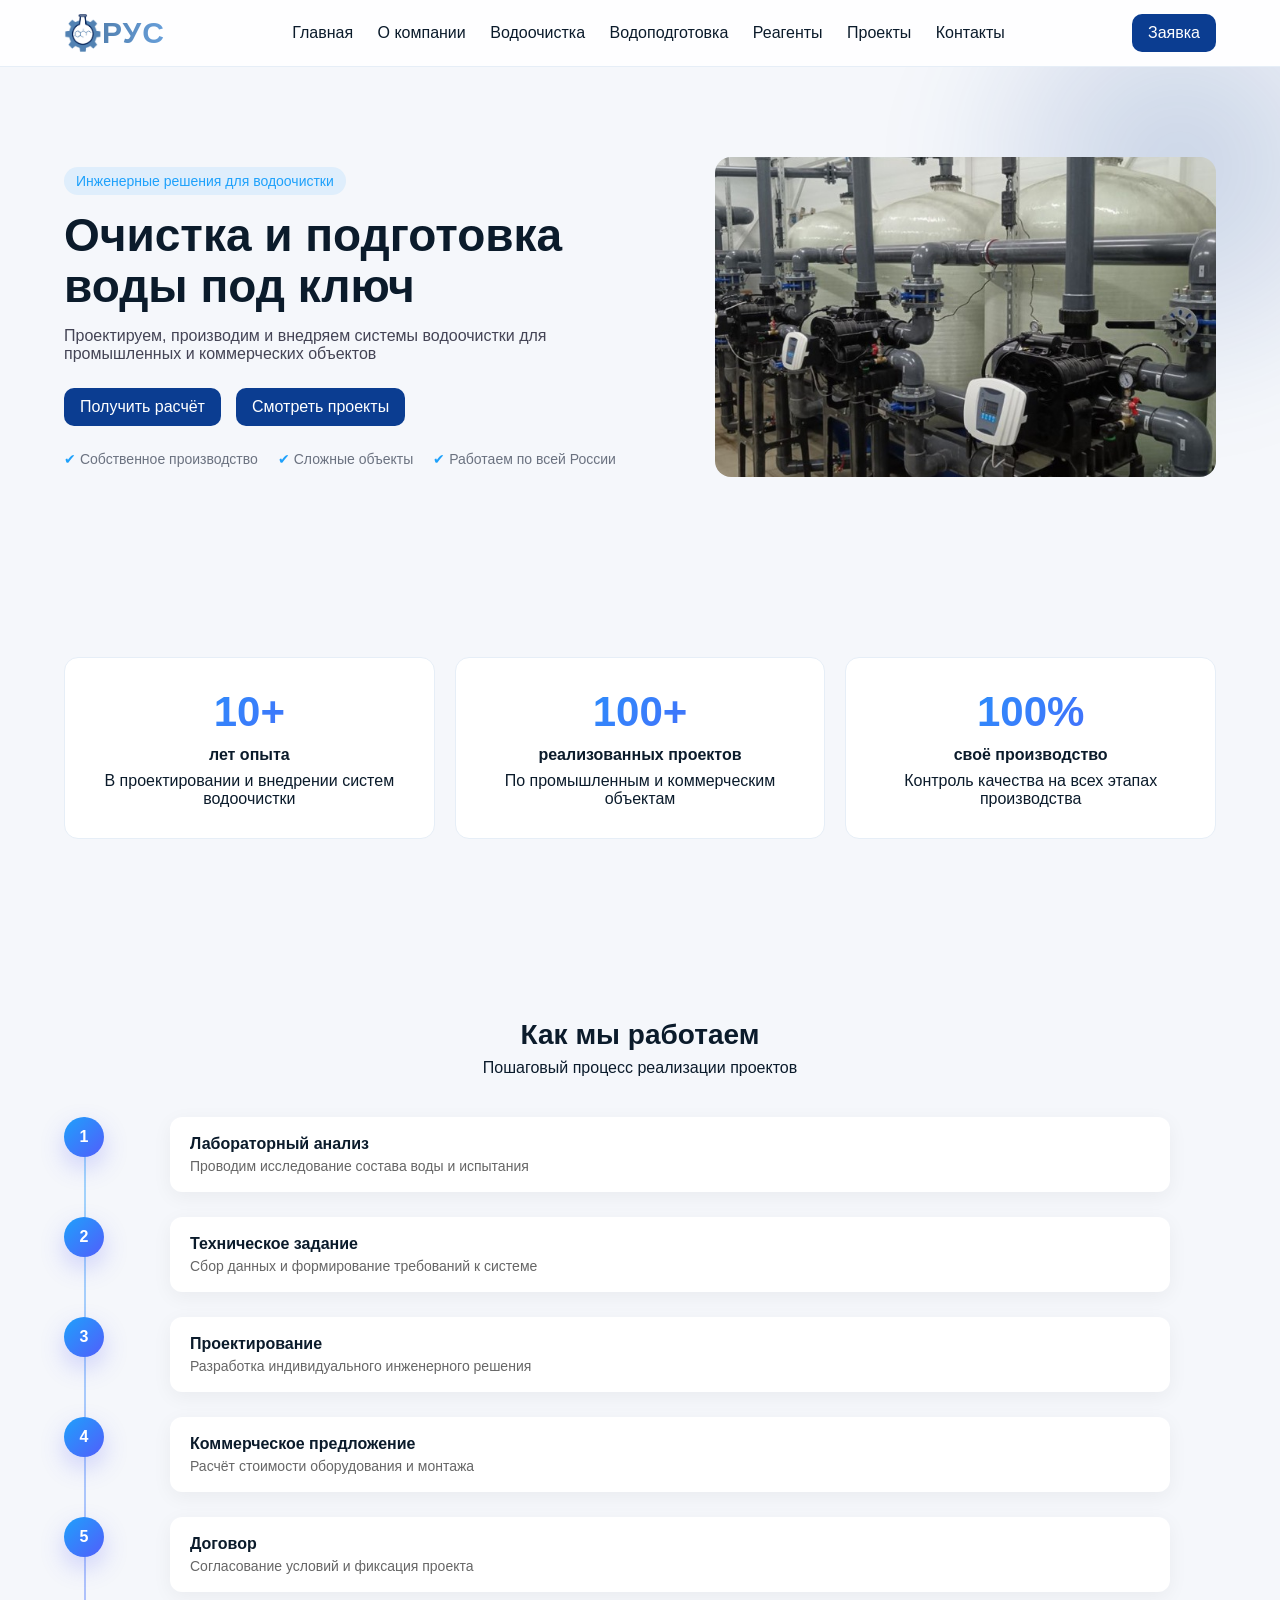
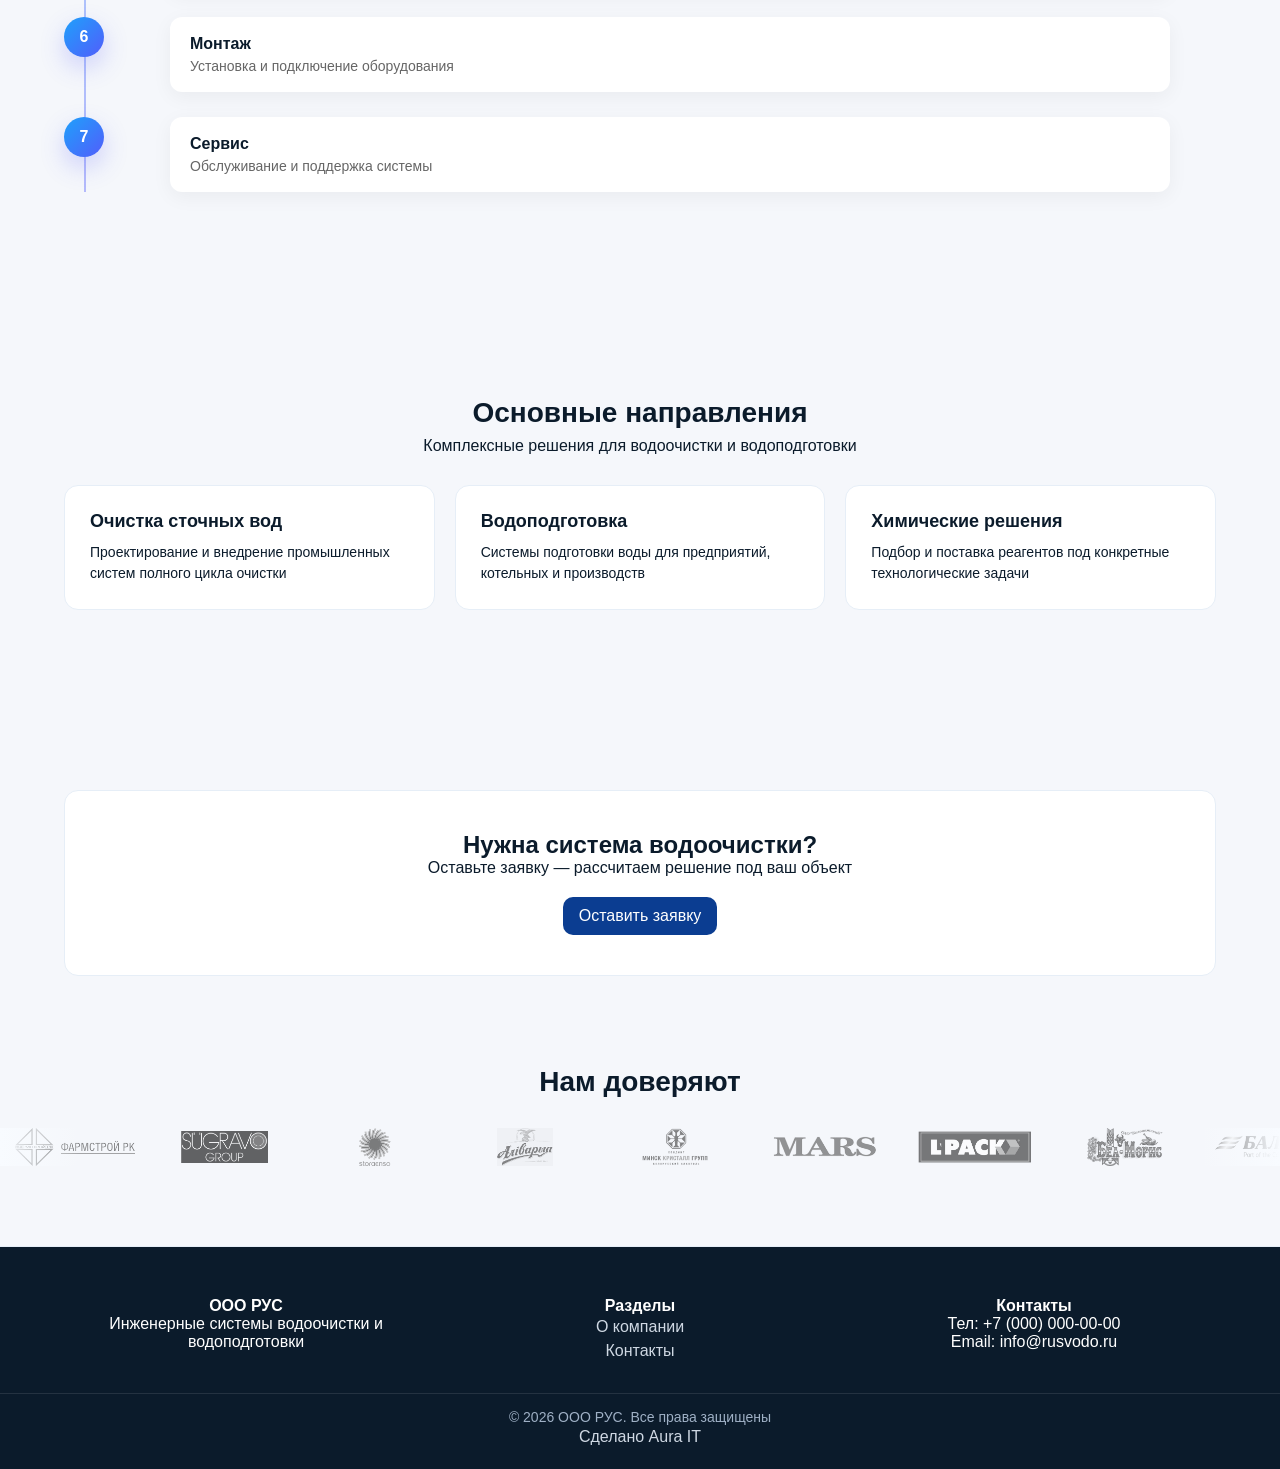
<file: index.html>
<!DOCTYPE html>
<html lang="ru">
<head>
    <meta charset="UTF-8">
    <meta name="viewport" content="width=device-width, initial-scale=1.0">
    <title>РУС — Инженерные системы</title>
    <link rel="stylesheet" href="style.css">
</head>

<body>

    <header class="header">
        <div class="container nav">
            <div class="burger" onclick="toggleMenu()">☰</div>
            <a href="index.html" class="logo-wrap">
                <img src="assets/logo.png" class="logo">
                <span class="logo-text">РУС</span>
            </a>



            <nav id="menu">
                <a href="index.html">Главная</a>
                <a href="about.html">О компании</a>
                <a href="water-purification.html">Водоочистка</a>
                <a href="water-treatment.html">Водоподготовка</a>
                <a href="reagents.html">Реагенты</a>
                <a href="projects.html">Проекты</a>

                <a href="contacts.html">Контакты</a>
            </nav>

            <a href="contact.html" class="btn">Заявка</a>
        </div>
    </header>

    <section class="section hero">
        <div class="container hero-grid">

            <div>

                <!-- мини-бейдж -->
                <div class="badge">Инженерные решения для водоочистки</div>

                <h1>Очистка и подготовка воды под ключ</h1>

                <p class="muted" style="margin-top:15px;">
                    Проектируем, производим и внедряем системы водоочистки для промышленных и коммерческих объектов
                </p>



                <!-- кнопки -->
                <div class="hero-actions">
                    <a href="contact.html" class="btn">Получить расчёт</a>
                    <a href="projects.html" class="btn btn-outline">Смотреть проекты</a>
                </div>

                <!-- преимущества -->
                <div class="hero-features">
                    <span>Собственное производство</span>
                    <span>Сложные объекты</span>
                    <span>Работаем по всей России</span>
                </div>

            </div>

            <!-- правая карточка -->

            <div class="hero-slider">

                <img src="S1/hero1.jpg" class="slide active">
                <img src="S1/hero2.jpg" class="slide">
                <img src="S1/hero3.jpg" class="slide">

            </div>
        </div>
    </section>



    <section class="section">
        <div class="container">

            <div class="grid-3">

                <div class="card trust-card">
                    <div class="trust-number">10+</div>
                    <p class="trust-title">лет опыта</p>
                    <p class="muted">В проектировании и внедрении систем водоочистки</p>
                </div>

                <div class="card trust-card">
                    <div class="trust-number">100+</div>
                    <p class="trust-title">реализованных проектов</p>
                    <p class="muted">По промышленным и коммерческим объектам</p>
                </div>

                <div class="card trust-card">
                    <div class="trust-number">100%</div>
                    <p class="trust-title">своё производство</p>
                    <p class="muted">Контроль качества на всех этапах производства</p>
                </div>

            </div>

        </div>
    </section>

    <section class="section">
        <div class="container">

            <div class="section-title">
                <h2>Как мы работаем</h2>
                <p class="muted">Пошаговый процесс реализации проектов</p>
            </div>

            <div class="timeline">

                <div class="timeline-item">
                    <div class="circle">1</div>
                    <div class="content">
                        <h3>Лабораторный анализ</h3>
                        <p>Проводим исследование состава воды и испытания</p>
                    </div>
                </div>

                <div class="timeline-item">
                    <div class="circle">2</div>
                    <div class="content">
                        <h3>Техническое задание</h3>
                        <p>Сбор данных и формирование требований к системе</p>
                    </div>
                </div>

                <div class="timeline-item">
                    <div class="circle">3</div>
                    <div class="content">
                        <h3>Проектирование</h3>
                        <p>Разработка индивидуального инженерного решения</p>
                    </div>
                </div>

                <div class="timeline-item">
                    <div class="circle">4</div>
                    <div class="content">
                        <h3>Коммерческое предложение</h3>
                        <p>Расчёт стоимости оборудования и монтажа</p>
                    </div>
                </div>

                <div class="timeline-item">
                    <div class="circle">5</div>
                    <div class="content">
                        <h3>Договор</h3>
                        <p>Согласование условий и фиксация проекта</p>
                    </div>
                </div>

                <div class="timeline-item">
                    <div class="circle">6</div>
                    <div class="content">
                        <h3>Монтаж</h3>
                        <p>Установка и подключение оборудования</p>
                    </div>
                </div>

                <div class="timeline-item">
                    <div class="circle">7</div>
                    <div class="content">
                        <h3>Сервис</h3>
                        <p>Обслуживание и поддержка системы</p>
                    </div>
                </div>

            </div>

        </div>
    </section>

    <section class="section">
        <div class="container">

            <div class="section-title">
                <h2>Основные направления</h2>
                <p class="muted">Комплексные решения для водоочистки и водоподготовки</p>
            </div>

            <div class="grid-3">

                <div class="card service-card">
                    <h3>Очистка сточных вод</h3>
                    <p class="muted">
                        Проектирование и внедрение промышленных систем полного цикла очистки
                    </p>
                </div>

                <div class="card service-card">
                    <h3>Водоподготовка</h3>
                    <p class="muted">
                        Системы подготовки воды для предприятий, котельных и производств
                    </p>
                </div>

                <div class="card service-card">
                    <h3>Химические решения</h3>
                    <p class="muted">
                        Подбор и поставка реагентов под конкретные технологические задачи
                    </p>
                </div>

            </div>

        </div>
    </section>


    <section class="section">
        <div class="container">

            <div class="card" style="text-align:center; padding:40px;">
                <h2>Нужна система водоочистки?</h2>
                <p class="muted">Оставьте заявку — рассчитаем решение под ваш объект</p>

                <a href="contact.html" class="btn" style="margin-top:20px;">
                    Оставить заявку
                </a>
            </div>

        </div>
    </section>
    <!-- Доверие -->
    <div class="section-title">
        <h2>Нам доверяют</h2>
    </div>


    <div class="trust-slider">

        <div class="trust-track">

            <!-- 1 круг -->
            <div class="logo-item"><img src="img/clients/client1.png"></div>
            <div class="logo-item"><img src="img/clients/client2.png"></div>
            <div class="logo-item"><img src="img/clients/client3.png"></div>
            <div class="logo-item"><img src="img/clients/client4.png"></div>
            <div class="logo-item"><img src="img/clients/client5.png"></div>
            <div class="logo-item"><img src="img/clients/client6.png"></div>
            <div class="logo-item"><img src="img/clients/client7.png"></div>
            <div class="logo-item"><img src="img/clients/client8.png"></div>
            <div class="logo-item"><img src="img/clients/client9.png"></div>
            <div class="logo-item"><img src="img/clients/client10.png"></div>
            <div class="logo-item"><img src="img/clients/client11.png"></div>
            <div class="logo-item"><img src="img/clients/client12.png"></div>
            <div class="logo-item"><img src="img/clients/client13.png"></div>

            <!-- 1 круг -->
            <div class="logo-item"><img src="img/clients/client1.png"></div>
            <div class="logo-item"><img src="img/clients/client2.png"></div>
            <div class="logo-item"><img src="img/clients/client3.png"></div>
            <div class="logo-item"><img src="img/clients/client4.png"></div>
            <div class="logo-item"><img src="img/clients/client5.png"></div>
            <div class="logo-item"><img src="img/clients/client6.png"></div>
            <div class="logo-item"><img src="img/clients/client7.png"></div>
            <div class="logo-item"><img src="img/clients/client8.png"></div>
            <div class="logo-item"><img src="img/clients/client9.png"></div>
            <div class="logo-item"><img src="img/clients/client10.png"></div>
            <div class="logo-item"><img src="img/clients/client11.png"></div>
            <div class="logo-item"><img src="img/clients/client12.png"></div>
            <div class="logo-item"><img src="img/clients/client13.png"></div>

        </div>

    </div>


    <footer class="footer">
        <div class="container footer-grid">

            <div>
                <h4>ООО РУС</h4>
                <p>Инженерные системы водоочистки и водоподготовки</p>
            </div>

            <div>
                <h4>Разделы</h4>
                <a href="about.html">О компании</a><br>

                <a href="contact.html">Контакты</a>
            </div>

            <div>
                <h4>Контакты</h4>
                <p>Тел: +7 (000) 000-00-00</p>
                <p>Email: info@rusvodo.ru</p>
            </div>

        </div>

        <div class="footer-bottom">
            © 2026 ООО РУС. Все права защищены

        </div>

        <span>
            <a href="https://nehaevbogdan16-svg.github.io/Aura.IT/">Сделано Aura IT</a>
        </span>
    </footer>
    <script>
        function toggleMenu() {
            document.getElementById('menu').classList.toggle('active');
        }
    </script>
    <script>
        let slides = document.querySelectorAll('.slide');
        let index = 0;

        setInterval(() => {
            slides[index].classList.remove('active');
            index = (index + 1) % slides.length;
            slides[index].classList.add('active');
        }, 4000);
    </script>
</body>
</html>
</file>
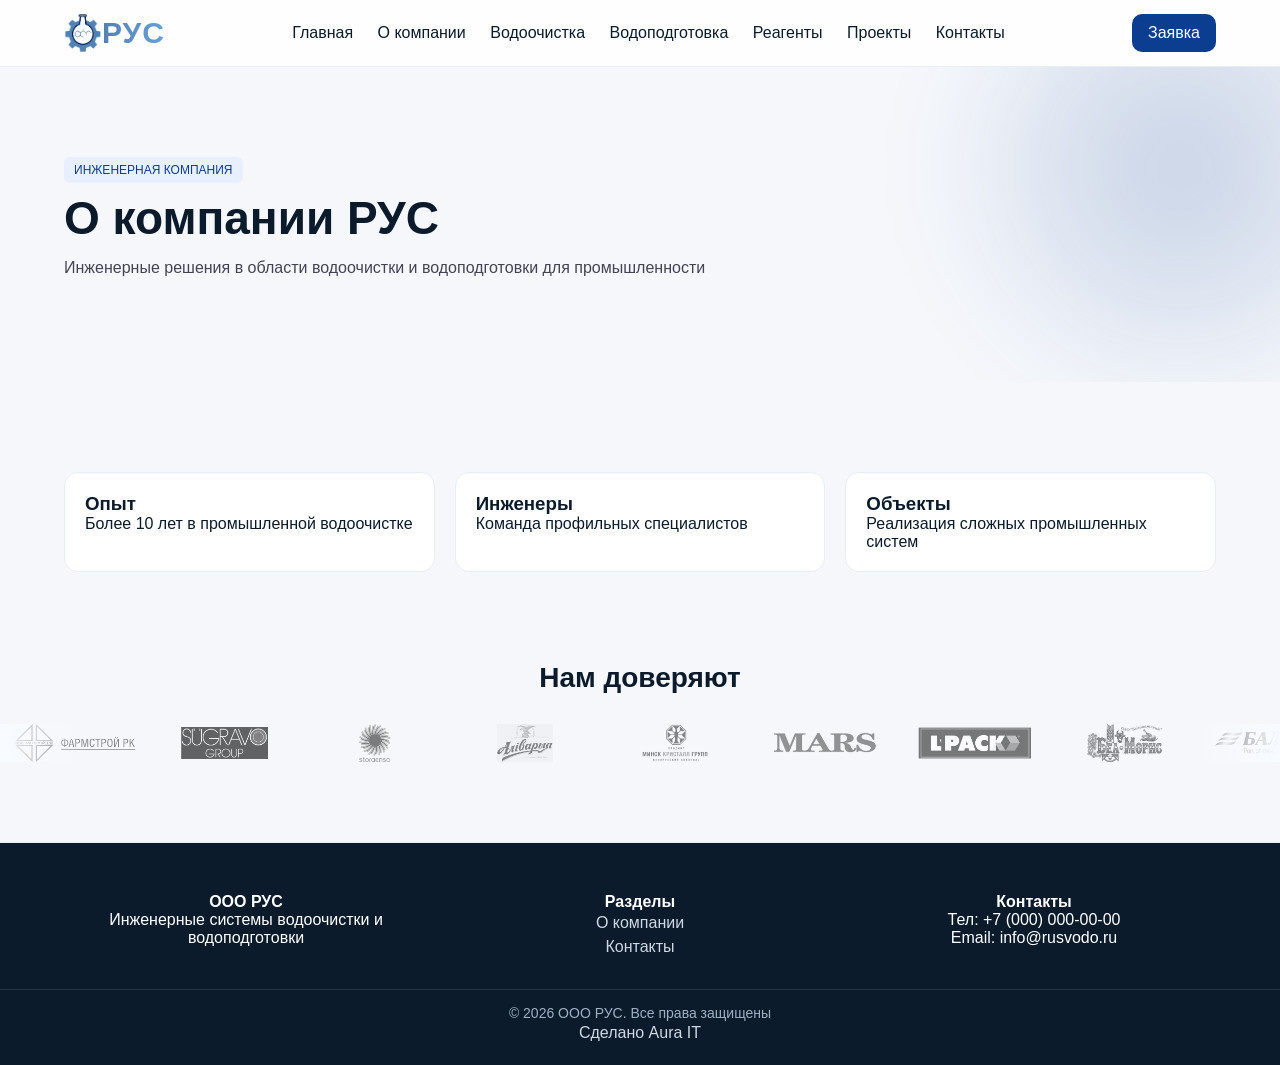
<file: about.html>
<!DOCTYPE html>
<html lang="ru">
<head>
    <meta charset="UTF-8">
    <meta name="viewport" content="width=device-width, initial-scale=1.0">
    <title>О компании — РУС</title>
    <link rel="stylesheet" href="style.css">
</head>

<body>

    <header class="header">
        <div class="container nav">
            <div class="burger" onclick="toggleMenu()">☰</div>
            <a href="index.html" class="logo-wrap">
                <img src="assets/logo.png" class="logo">
                <span class="logo-text">РУС</span>
            </a>



            <nav id="menu">
                <a href="index.html">Главная</a>
                <a href="about.html">О компании</a>
                <a href="water-purification.html">Водоочистка</a>
                <a href="water-treatment.html">Водоподготовка</a>
                <a href="reagents.html">Реагенты</a>
                <a href="projects.html">Проекты</a>

                <a href="contacts.html">Контакты</a>
            </nav>

            <a href="contact.html" class="btn">Заявка</a>
        </div>
    </header>

    <section class="hero">
        <div class="container">
            <div class="tag">ИНЖЕНЕРНАЯ КОМПАНИЯ</div>
            <h1>О компании РУС</h1>
            <p>Инженерные решения в области водоочистки и водоподготовки для промышленности</p>
        </div>
    </section>

    <section class="section">
        <div class="container grid-3">

            <div class="card">
                <h3>Опыт</h3>
                <p>Более 10 лет в промышленной водоочистке</p>
            </div>

            <div class="card">
                <h3>Инженеры</h3>
                <p>Команда профильных специалистов</p>
            </div>

            <div class="card">
                <h3>Объекты</h3>
                <p>Реализация сложных промышленных систем</p>
            </div>

        </div>
    </section>

    <!-- Доверие -->
    <div class="section-title">
        <h2>Нам доверяют</h2>
    </div>


    <div class="trust-slider">

        <div class="trust-track">

            <!-- 1 круг -->
            <div class="logo-item"><img src="img/clients/client1.png"></div>
            <div class="logo-item"><img src="img/clients/client2.png"></div>
            <div class="logo-item"><img src="img/clients/client3.png"></div>
            <div class="logo-item"><img src="img/clients/client4.png"></div>
            <div class="logo-item"><img src="img/clients/client5.png"></div>
            <div class="logo-item"><img src="img/clients/client6.png"></div>
            <div class="logo-item"><img src="img/clients/client7.png"></div>
            <div class="logo-item"><img src="img/clients/client8.png"></div>
            <div class="logo-item"><img src="img/clients/client9.png"></div>
            <div class="logo-item"><img src="img/clients/client10.png"></div>
            <div class="logo-item"><img src="img/clients/client11.png"></div>
            <div class="logo-item"><img src="img/clients/client12.png"></div>
            <div class="logo-item"><img src="img/clients/client13.png"></div>

            <!-- 1 круг -->
            <div class="logo-item"><img src="img/clients/client1.png"></div>
            <div class="logo-item"><img src="img/clients/client2.png"></div>
            <div class="logo-item"><img src="img/clients/client3.png"></div>
            <div class="logo-item"><img src="img/clients/client4.png"></div>
            <div class="logo-item"><img src="img/clients/client5.png"></div>
            <div class="logo-item"><img src="img/clients/client6.png"></div>
            <div class="logo-item"><img src="img/clients/client7.png"></div>
            <div class="logo-item"><img src="img/clients/client8.png"></div>
            <div class="logo-item"><img src="img/clients/client9.png"></div>
            <div class="logo-item"><img src="img/clients/client10.png"></div>
            <div class="logo-item"><img src="img/clients/client11.png"></div>
            <div class="logo-item"><img src="img/clients/client12.png"></div>
            <div class="logo-item"><img src="img/clients/client13.png"></div>

        </div>

    </div>

    <script>
        function toggleMenu() {
            document.getElementById('menu').classList.toggle('active');
        }
    </script>

</body>
</html>
<footer class="footer">
    <div class="container footer-grid">

        <div>
            <h4>ООО РУС</h4>
            <p>Инженерные системы водоочистки и водоподготовки</p>
        </div>

        <div>
            <h4>Разделы</h4>
            <a href="about.html">О компании</a><br>

            <a href="contact.html">Контакты</a>
        </div>

        <div>
            <h4>Контакты</h4>
            <p>Тел: +7 (000) 000-00-00</p>
            <p>Email: info@rusvodo.ru</p>
        </div>

    </div>

    <div class="footer-bottom">
        © 2026 ООО РУС. Все права защищены

    </div>

    <span>
        <a href="https://nehaevbogdan16-svg.github.io/Aura.IT/">Сделано Aura IT</a>
    </span>
</footer>
</file>
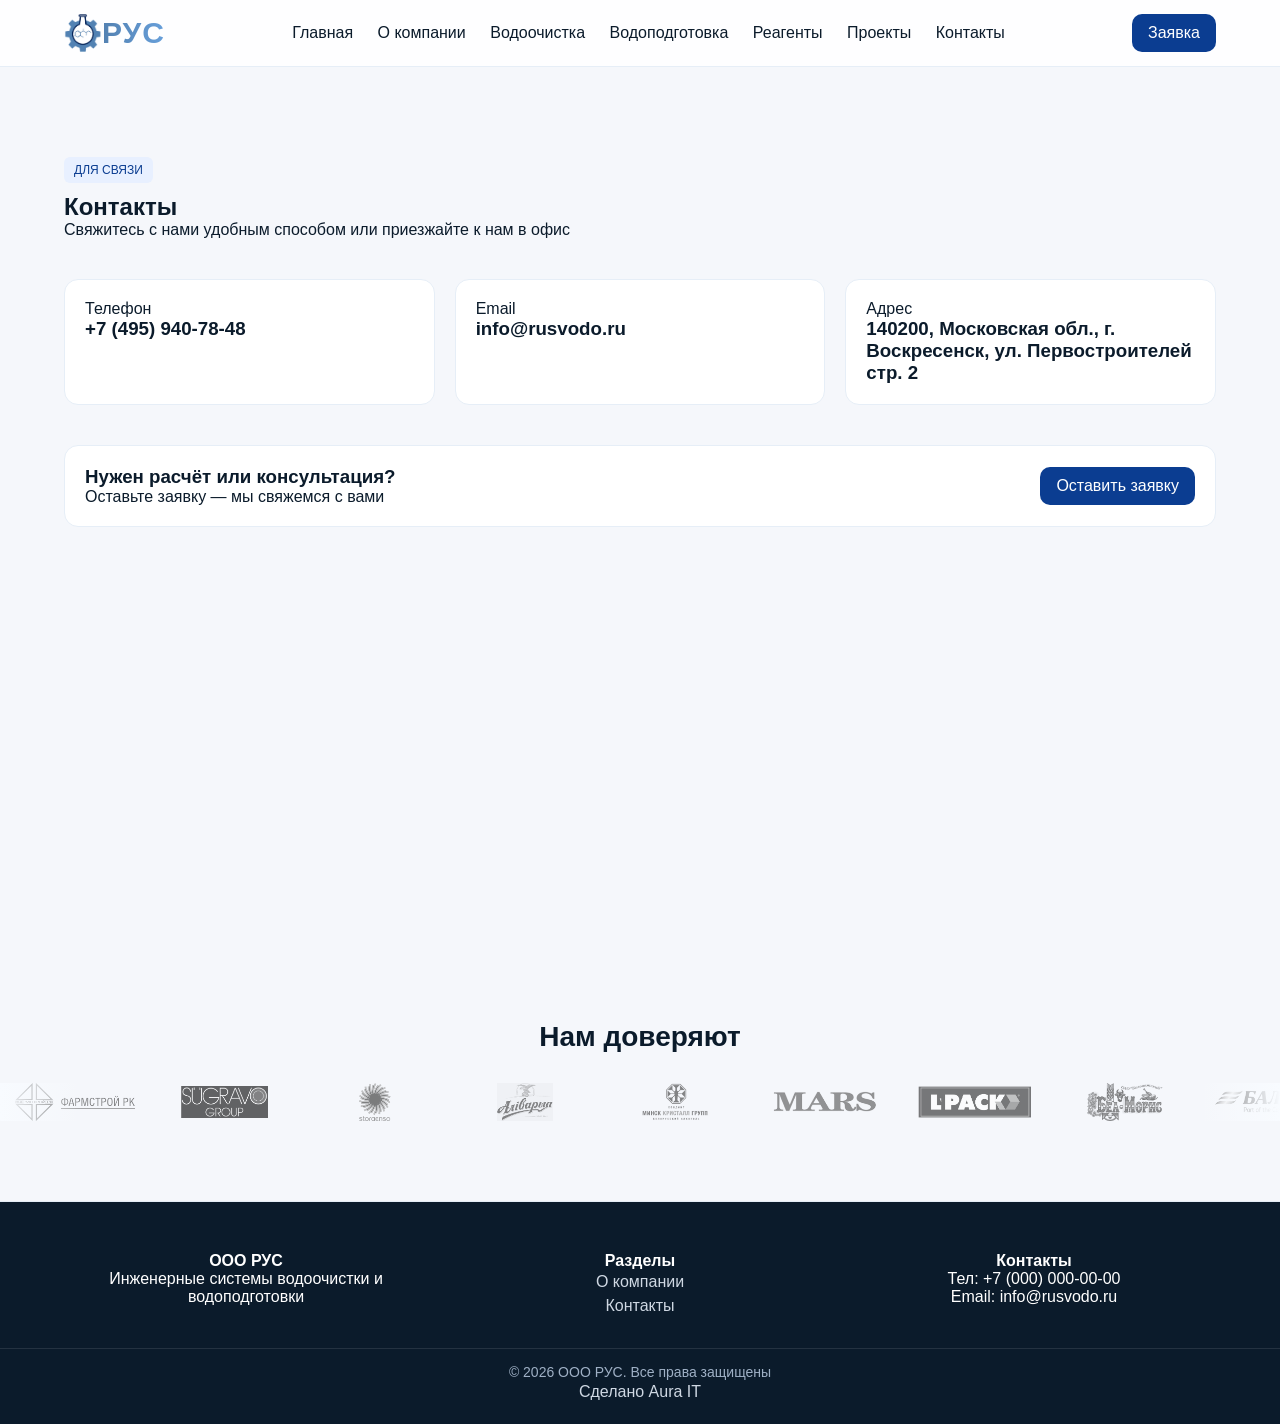
<file: contacts.html>
<!DOCTYPE html>
<html lang="ru">
<head>
    <meta charset="UTF-8">
    <meta name="viewport" content="width=device-width, initial-scale=1.0">
    <title>Контакты — РУС</title>
    <link rel="stylesheet" href="style.css">
</head>
<body>

    <header class="header">
        <div class="container nav">
            <div class="burger" onclick="toggleMenu()">☰</div>
            <a href="index.html" class="logo-wrap">
                <img src="assets/logo.png" class="logo">
                <span class="logo-text">РУС</span>
            </a>



            <nav id="menu">
                <a href="index.html">Главная</a>
                <a href="about.html">О компании</a>
                <a href="water-purification.html">Водоочистка</a>
                <a href="water-treatment.html">Водоподготовка</a>
                <a href="reagents.html">Реагенты</a>
                <a href="projects.html">Проекты</a>

                <a href="contacts.html">Контакты</a>
            </nav>

            <a href="contact.html" class="btn">Заявка</a>
        </div>
    </header>

    <section class="section">
        <div class="container">

            <!-- Заголовок -->
            <div style="max-width:600px;">
                <div class="tag">ДЛЯ СВЯЗИ</div>
                <h1>Контакты</h1>
                <p class="muted">Свяжитесь с нами удобным способом или приезжайте к нам в офис</p>
            </div>

            <!-- Контакты -->
            <div class="grid-3" style="margin-top:40px;">

                <div class="card">
                    <p class="muted">Телефон</p>
                    <h3>+7 (495) 940-78-48</h3>
                </div>

                <div class="card">
                    <p class="muted">Email</p>
                    <h3>info@rusvodo.ru</h3>
                </div>

                <div class="card">
                    <p class="muted">Адрес</p>
                    <h3>140200, Московская обл., г. Воскресенск, ул. Первостроителей стр. 2</h3>
                </div>

            </div>

            <!-- CTA -->
            <div class="card" style="margin-top:40px; display:flex; justify-content:space-between; align-items:center; flex-wrap:wrap; gap:20px;">
                <div>
                    <h3>Нужен расчёт или консультация?</h3>
                    <p class="muted">Оставьте заявку — мы свяжемся с вами</p>
                </div>

                <a href="contact.html" class="btn">Оставить заявку</a>
            </div>

            <!-- Карта -->
            <div class="map">
                <iframe src="https://yandex.ru/map-widget/v1/?ll=37.6173%2C55.7558&z=10&l=map"
                        width="100%"
                        height="400"
                        frameborder="0"
                        style="border-radius:12px;">
                </iframe>
            </div>

        </div>
    </section>

    <!-- Доверие -->
    <div class="section-title">
        <h2>Нам доверяют</h2>
    </div>


    <div class="trust-slider">

        <div class="trust-track">

            <!-- 1 круг -->
            <div class="logo-item"><img src="img/clients/client1.png"></div>
            <div class="logo-item"><img src="img/clients/client2.png"></div>
            <div class="logo-item"><img src="img/clients/client3.png"></div>
            <div class="logo-item"><img src="img/clients/client4.png"></div>
            <div class="logo-item"><img src="img/clients/client5.png"></div>
            <div class="logo-item"><img src="img/clients/client6.png"></div>
            <div class="logo-item"><img src="img/clients/client7.png"></div>
            <div class="logo-item"><img src="img/clients/client8.png"></div>
            <div class="logo-item"><img src="img/clients/client9.png"></div>
            <div class="logo-item"><img src="img/clients/client10.png"></div>
            <div class="logo-item"><img src="img/clients/client11.png"></div>
            <div class="logo-item"><img src="img/clients/client12.png"></div>
            <div class="logo-item"><img src="img/clients/client13.png"></div>

            <!-- 2 круг -->
            <div class="logo-item"><img src="img/clients/client1.png"></div>
            <div class="logo-item"><img src="img/clients/client2.png"></div>
            <div class="logo-item"><img src="img/clients/client3.png"></div>
            <div class="logo-item"><img src="img/clients/client4.png"></div>
            <div class="logo-item"><img src="img/clients/client5.png"></div>
            <div class="logo-item"><img src="img/clients/client6.png"></div>
            <div class="logo-item"><img src="img/clients/client7.png"></div>
            <div class="logo-item"><img src="img/clients/client8.png"></div>
            <div class="logo-item"><img src="img/clients/client9.png"></div>
            <div class="logo-item"><img src="img/clients/client10.png"></div>
            <div class="logo-item"><img src="img/clients/client11.png"></div>
            <div class="logo-item"><img src="img/clients/client12.png"></div>
            <div class="logo-item"><img src="img/clients/client13.png"></div>

        </div>

    </div>

    <footer class="footer">
        <div class="container footer-grid">

            <div>
                <h4>ООО РУС</h4>
                <p>Инженерные системы водоочистки и водоподготовки</p>
            </div>

            <div>
                <h4>Разделы</h4>
                <a href="about.html">О компании</a><br>

                <a href="contact.html">Контакты</a>
            </div>

            <div>
                <h4>Контакты</h4>
                <p>Тел: +7 (000) 000-00-00</p>
                <p>Email: info@rusvodo.ru</p>
            </div>

        </div>

        <div class="footer-bottom">
            © 2026 ООО РУС. Все права защищены

        </div>

        <span>
            <a href="https://nehaevbogdan16-svg.github.io/Aura.IT/">Сделано Aura IT</a>
        </span>
    </footer>

    <script>
        function toggleMenu() {
            document.getElementById('menu').classList.toggle('active');
        }
    </script>

</body>
</html>
</file>
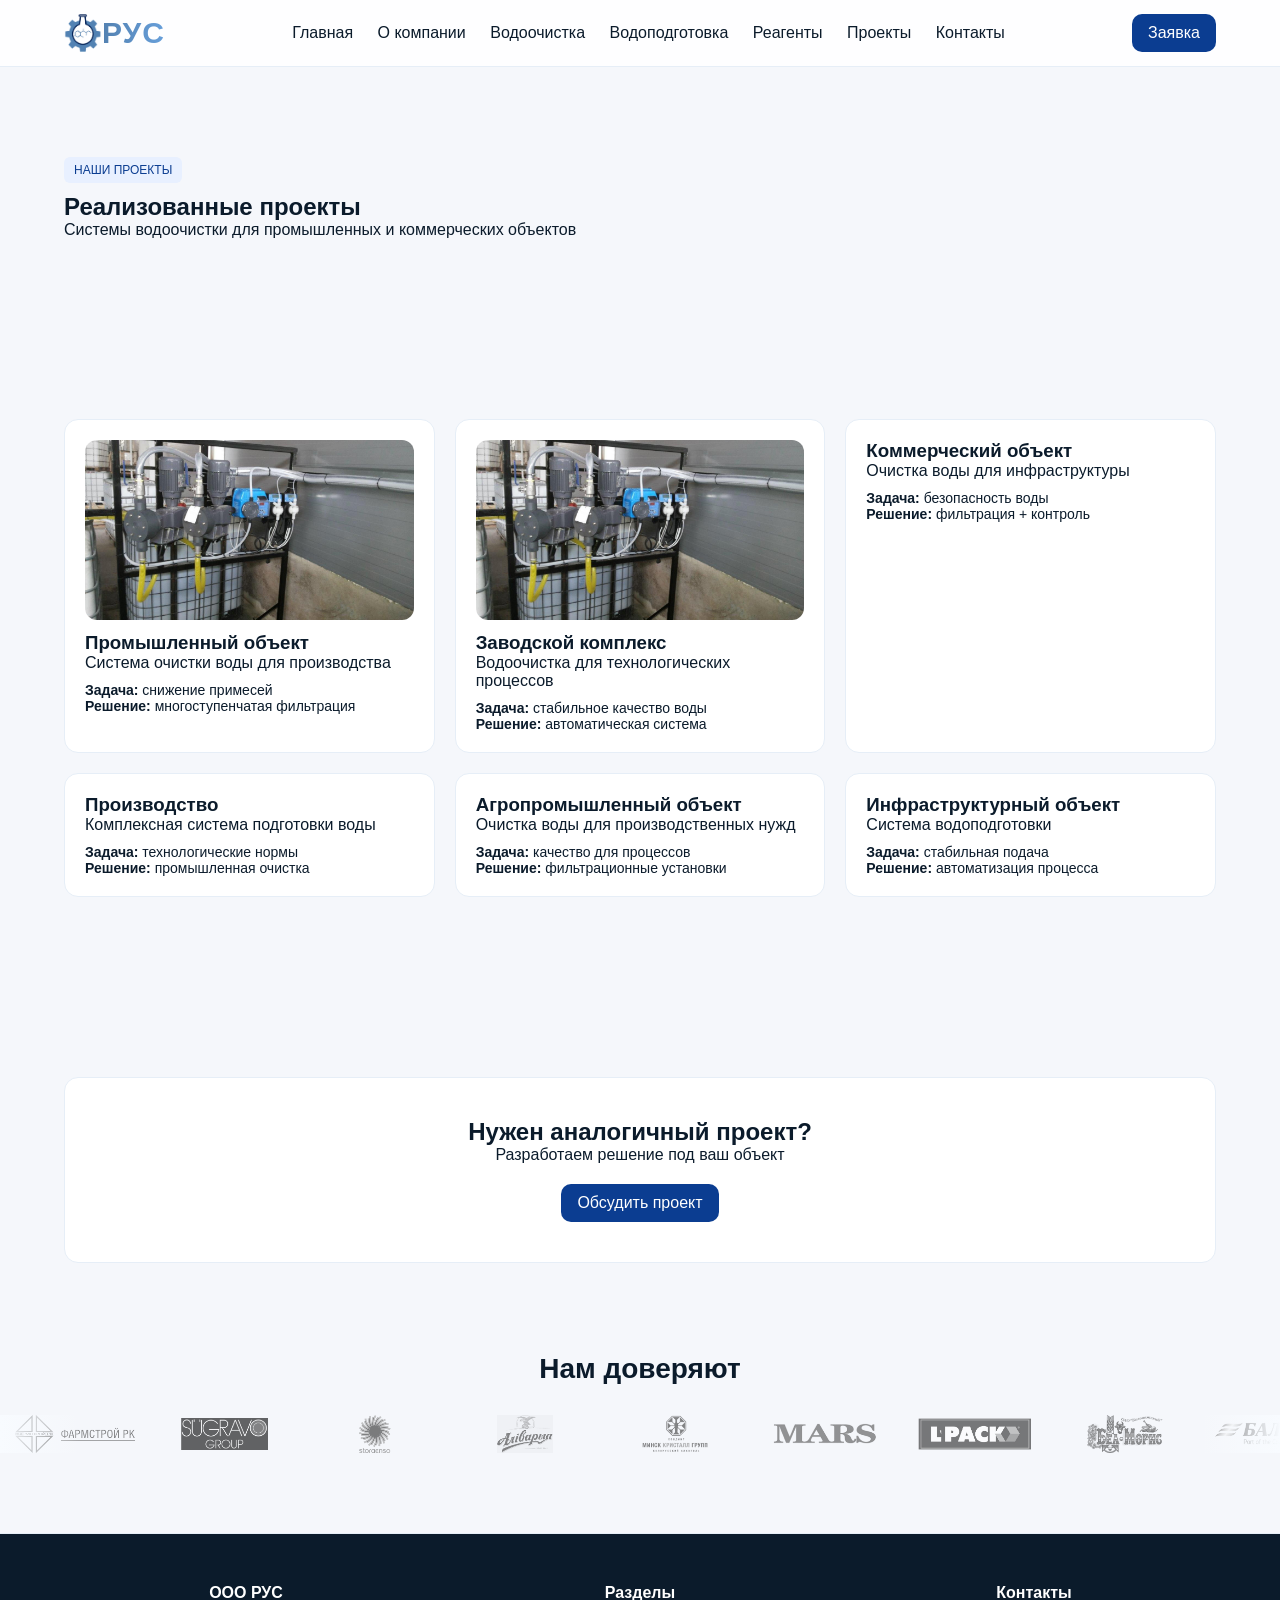
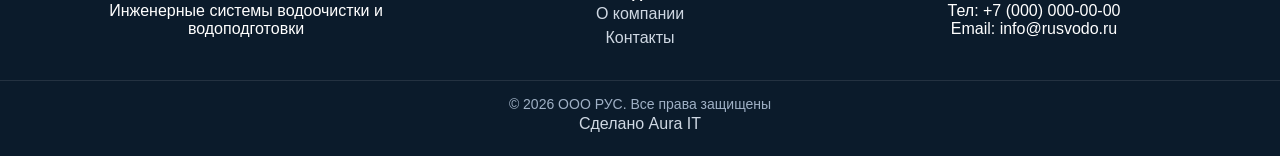
<file: projects.html>
<!DOCTYPE html>
<html lang="ru">
<head>
    <meta charset="UTF-8">
    <meta name="viewport" content="width=device-width, initial-scale=1.0">
    <title>Проекты — РУС</title>
    <link rel="stylesheet" href="style.css">
</head>
<body>

    <header class="header">
        <div class="container nav">
            <div class="burger" onclick="toggleMenu()">☰</div>
            <a href="index.html" class="logo-wrap">
                <img src="assets/logo.png" class="logo">
                <span class="logo-text">РУС</span>
            </a>



            <nav id="menu">
                <a href="index.html">Главная</a>
                <a href="about.html">О компании</a>
                <a href="water-purification.html">Водоочистка</a>
                <a href="water-treatment.html">Водоподготовка</a>
                <a href="reagents.html">Реагенты</a>
                <a href="projects.html">Проекты</a>

                <a href="contacts.html">Контакты</a>
            </nav>

            <a href="contact.html" class="btn">Заявка</a>
        </div>
    </header>

    <!-- HERO -->
    <section class="section">
        <div class="container">

            <div style="max-width:600px;">
                <div class="tag">НАШИ ПРОЕКТЫ</div>
                <h1>Реализованные проекты</h1>
                <p class="muted">Системы водоочистки для промышленных и коммерческих объектов</p>
            </div>

        </div>
    </section>

    <!-- ПРОЕКТЫ -->
    <section class="section">
        <div class="container">

            <div class="grid-3">

                <div class="card">

                    <div class="project-slider">
                        <img src="assets/projects/1.jpg" class="slide active" onclick="openLightbox(this.src)">
                        <img src="assets/projects/1.1.jpg" class="slide" onclick="openLightbox(this.src)">
                        <img src="assets/projects/1.2.jpg" class="slide" onclick="openLightbox(this.src)">
                    </div>

                    <h3>Промышленный объект</h3>
                    <p class="muted">Система очистки воды для производства</p>

                    <div style="margin-top:10px; font-size:14px;">
                        <p><b>Задача:</b> снижение примесей</p>
                        <p><b>Решение:</b> многоступенчатая фильтрация</p>
                    </div>

                </div>

                <div class="card">
                    <div class="project-slider">
                        <img src="assets/projects/1.jpg" class="slide active" onclick="openLightbox(this.src)">
                        <img src="assets/projects/1.1.jpg" class="slide" onclick="openLightbox(this.src)">
                        <img src="assets/projects/1.2.jpg" class="slide" onclick="openLightbox(this.src)">
                    </div>
                    <h3>Заводской комплекс</h3>
                    <p class="muted">Водоочистка для технологических процессов</p>

                    <div style="margin-top:10px; font-size:14px;">
                        <p><b>Задача:</b> стабильное качество воды</p>
                        <p><b>Решение:</b> автоматическая система</p>
                    </div>
                </div>

                <div class="card">
                    <h3>Коммерческий объект</h3>
                    <p class="muted">Очистка воды для инфраструктуры</p>

                    <div style="margin-top:10px; font-size:14px;">
                        <p><b>Задача:</b> безопасность воды</p>
                        <p><b>Решение:</b> фильтрация + контроль</p>
                    </div>
                </div>

                <div class="card">
                    <h3>Производство</h3>
                    <p class="muted">Комплексная система подготовки воды</p>

                    <div style="margin-top:10px; font-size:14px;">
                        <p><b>Задача:</b> технологические нормы</p>
                        <p><b>Решение:</b> промышленная очистка</p>
                    </div>
                </div>

                <div class="card">
                    <h3>Агропромышленный объект</h3>
                    <p class="muted">Очистка воды для производственных нужд</p>

                    <div style="margin-top:10px; font-size:14px;">
                        <p><b>Задача:</b> качество для процессов</p>
                        <p><b>Решение:</b> фильтрационные установки</p>
                    </div>
                </div>

                <div class="card">
                    <h3>Инфраструктурный объект</h3>
                    <p class="muted">Система водоподготовки</p>

                    <div style="margin-top:10px; font-size:14px;">
                        <p><b>Задача:</b> стабильная подача</p>
                        <p><b>Решение:</b> автоматизация процесса</p>
                    </div>
                </div>

            </div>

        </div>
    </section>

    <!-- CTA -->
    <section class="section">
        <div class="container">

            <div class="card" style="text-align:center; padding:40px;">
                <h2>Нужен аналогичный проект?</h2>
                <p class="muted">Разработаем решение под ваш объект</p>

                <a href="contact.html" class="btn" style="margin-top:20px;">
                    Обсудить проект
                </a>
            </div>

        </div>
    </section>

    <!-- Доверие -->
    <div class="section-title">
        <h2>Нам доверяют</h2>
    </div>


    <div class="trust-slider">

        <div class="trust-track">

            <!-- 1 круг -->
            <div class="logo-item"><img src="img/clients/client1.png"></div>
            <div class="logo-item"><img src="img/clients/client2.png"></div>
            <div class="logo-item"><img src="img/clients/client3.png"></div>
            <div class="logo-item"><img src="img/clients/client4.png"></div>
            <div class="logo-item"><img src="img/clients/client5.png"></div>
            <div class="logo-item"><img src="img/clients/client6.png"></div>
            <div class="logo-item"><img src="img/clients/client7.png"></div>
            <div class="logo-item"><img src="img/clients/client8.png"></div>
            <div class="logo-item"><img src="img/clients/client9.png"></div>
            <div class="logo-item"><img src="img/clients/client10.png"></div>
            <div class="logo-item"><img src="img/clients/client11.png"></div>
            <div class="logo-item"><img src="img/clients/client12.png"></div>
            <div class="logo-item"><img src="img/clients/client13.png"></div>

            <!-- 1 круг -->
            <div class="logo-item"><img src="img/clients/client1.png"></div>
            <div class="logo-item"><img src="img/clients/client2.png"></div>
            <div class="logo-item"><img src="img/clients/client3.png"></div>
            <div class="logo-item"><img src="img/clients/client4.png"></div>
            <div class="logo-item"><img src="img/clients/client5.png"></div>
            <div class="logo-item"><img src="img/clients/client6.png"></div>
            <div class="logo-item"><img src="img/clients/client7.png"></div>
            <div class="logo-item"><img src="img/clients/client8.png"></div>
            <div class="logo-item"><img src="img/clients/client9.png"></div>
            <div class="logo-item"><img src="img/clients/client10.png"></div>
            <div class="logo-item"><img src="img/clients/client11.png"></div>
            <div class="logo-item"><img src="img/clients/client12.png"></div>
            <div class="logo-item"><img src="img/clients/client13.png"></div>

        </div>

    </div>

    <footer class="footer">
        <div class="container footer-grid">

            <div>
                <h4>ООО РУС</h4>
                <p>Инженерные системы водоочистки и водоподготовки</p>
            </div>

            <div>
                <h4>Разделы</h4>
                <a href="about.html">О компании</a><br>

                <a href="contact.html">Контакты</a>
            </div>

            <div>
                <h4>Контакты</h4>
                <p>Тел: +7 (000) 000-00-00</p>
                <p>Email: info@rusvodo.ru</p>
            </div>

        </div>

        <div class="footer-bottom">
            © 2026 ООО РУС. Все права защищены

        </div>

        <span>
            <a href="https://nehaevbogdan16-svg.github.io/Aura.IT/">Сделано Aura IT</a>
        </span>
    </footer>

    <script>
        function toggleMenu() {
            document.getElementById('menu').classList.toggle('active');
        }
    </script>
    <script>
        document.querySelectorAll('.project-slider').forEach(slider => {
            let slides = slider.querySelectorAll('.slide');
            let index = 0;

            setInterval(() => {
                slides[index].classList.remove('active');
                index = (index + 1) % slides.length;
                slides[index].classList.add('active');
            }, 3000);
        });
    </script>
    <div id="lightbox" class="lightbox">

        <span class="lightbox-close" onclick="closeLightbox()">×</span>

        <span class="lightbox-nav left" onclick="prevImage()">&#10094;</span>
        <span class="lightbox-nav right" onclick="nextImage()">&#10095;</span>

        <div class="lightbox-counter" id="lightbox-counter">1 / 1</div>

        <img id="lightbox-img">

    </div>
    <script>

        let images = [];
        let currentIndex = 0;

        function openLightbox(src) {
            images = Array.from(document.querySelectorAll('.project-slider .slide'))
                .map(img => img.src);

            currentIndex = images.indexOf(src);

            document.getElementById('lightbox').style.display = 'flex';
            document.getElementById('lightbox-img').src = src;

            updateCounter();

            document.addEventListener('keydown', handleKeys);
        }

        function closeLightbox() {
            document.getElementById('lightbox').style.display = 'none';
            document.removeEventListener('keydown', handleKeys);
        }

        function showImage(index) {
            if (index < 0) index = images.length - 1;
            if (index >= images.length) index = 0;

            currentIndex = index;

            const img = document.getElementById('lightbox-img');

            img.style.opacity = 0;

            setTimeout(() => {
                img.src = images[currentIndex];
                img.style.opacity = 1;
                updateCounter();
            }, 120);
        }

        function nextImage() {
            showImage(currentIndex + 1);
        }

        function prevImage() {
            showImage(currentIndex - 1);
        }

        function updateCounter() {
            document.getElementById('lightbox-counter').innerText =
                (currentIndex + 1) + " / " + images.length;
        }

        /* клавиши */
        function handleKeys(e) {
            if (e.key === "Escape") closeLightbox();
            if (e.key === "ArrowRight") nextImage();
            if (e.key === "ArrowLeft") prevImage();
        }

        /* свайп */
        let touchStartX = 0;

        document.addEventListener("touchstart", e => {
            touchStartX = e.touches[0].clientX;
        });

        document.addEventListener("touchend", e => {
            let diff = e.changedTouches[0].clientX - touchStartX;

            if (Math.abs(diff) > 50) {
                if (diff > 0) prevImage();
                else nextImage();
            }
        });

    </script>
</body>
</html>
</file>
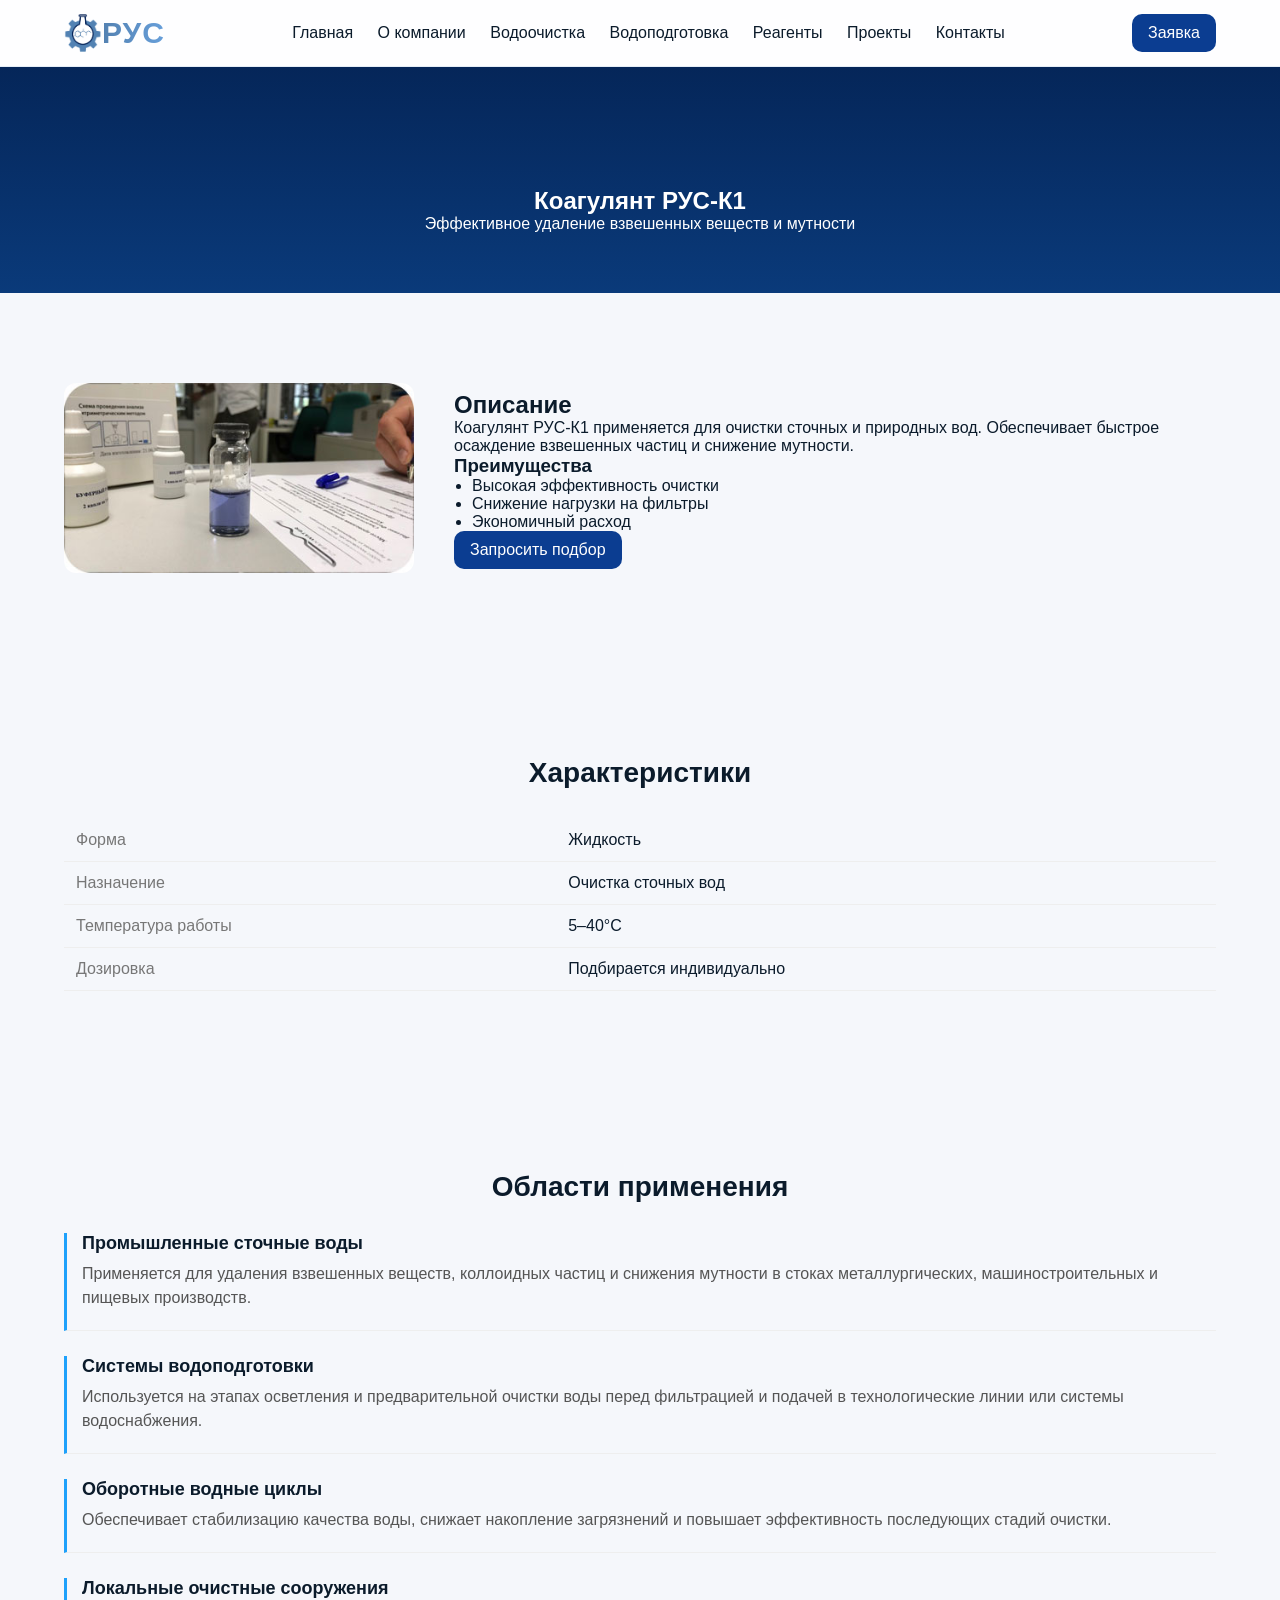
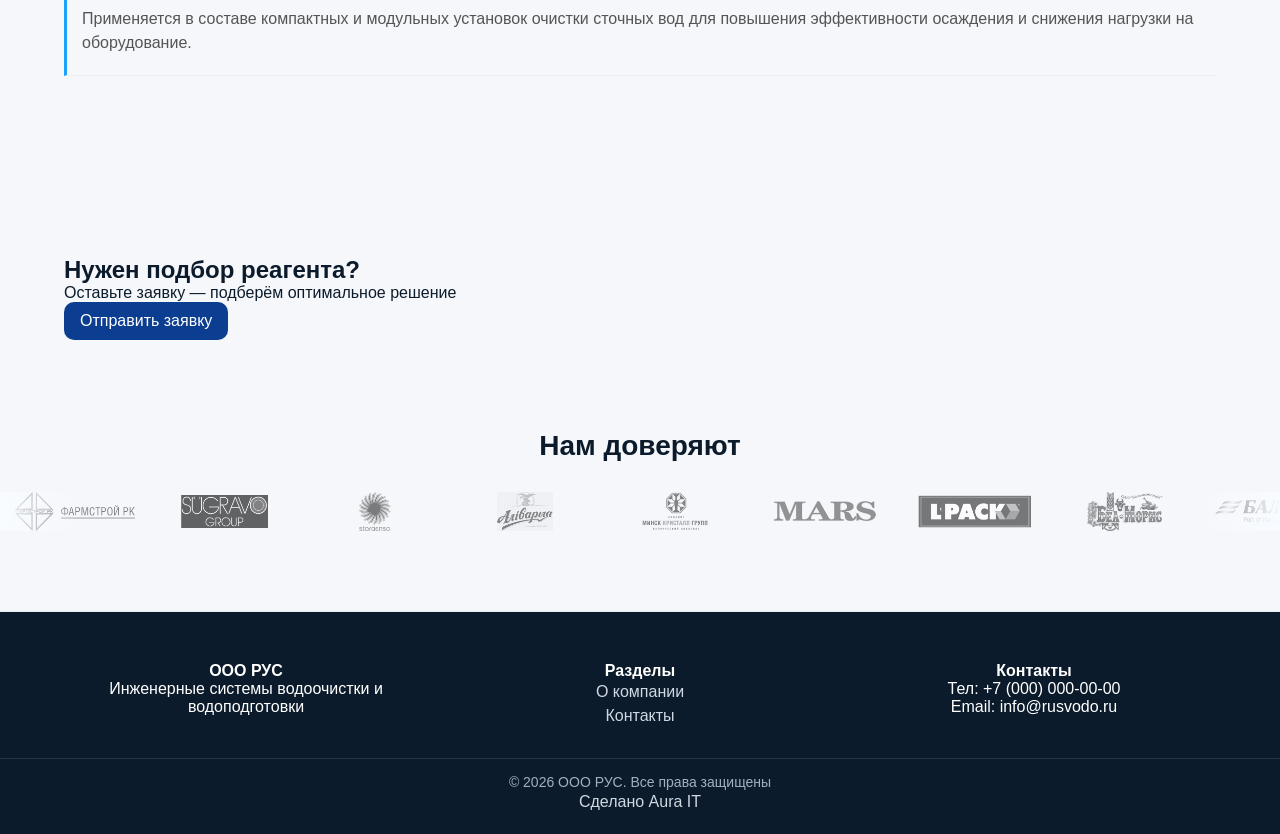
<file: reagent-koagulant.html>
<!DOCTYPE html>
<html lang="ru">
<head>
  <meta charset="UTF-8">
  <title>Коагулянт РУС-К1 | РУС</title>
  <meta name="viewport" content="width=device-width, initial-scale=1.0">

  <link rel="stylesheet" href="style.css">
</head>
<body>

    <!-- HEADER -->
    <header class="header">
        <div class="container nav">
            <div class="burger" onclick="toggleMenu()">☰</div>
            <a href="index.html" class="logo-wrap">
                <img src="assets/logo.png" class="logo">
                <span class="logo-text">РУС</span>
            </a>



            <nav id="menu">
                <a href="index.html">Главная</a>
                <a href="about.html">О компании</a>
                <a href="water-purification.html">Водоочистка</a>
                <a href="water-treatment.html">Водоподготовка</a>
                <a href="reagents.html">Реагенты</a>
                <a href="projects.html">Проекты</a>

                <a href="contacts.html">Контакты</a>
            </nav>

            <a href="contact.html" class="btn">Заявка</a>
        </div>
    </header>

    <!-- HERO -->
    <section class="page-hero">
        <h1>Коагулянт РУС-К1</h1>
        <p>Эффективное удаление взвешенных веществ и мутности</p>
    </section>

    <!-- ОСНОВНОЙ БЛОК -->
    <section class="section">
        <div class="container product">

            <div class="product-image">
                <img src="img/reagents/koagulant.jpg" alt="Коагулянт">
            </div>

            <div class="product-info">
                <h2>Описание</h2>
                <p>
                    Коагулянт РУС-К1 применяется для очистки сточных и природных вод.
                    Обеспечивает быстрое осаждение взвешенных частиц и снижение мутности.
                </p>

                <h3>Преимущества</h3>
                <ul>
                    <li>Высокая эффективность очистки</li>
                    <li>Снижение нагрузки на фильтры</li>
                    <li>Экономичный расход</li>
                </ul>

                <a href="contact.html" class="btn">Запросить подбор</a>
            </div>

        </div>
    </section>

    <!-- ХАРАКТЕРИСТИКИ -->
    <section class="section alt">
        <div class="container">

            <div class="section-title">
                <h2>Характеристики</h2>
            </div>

            <table class="spec-table">

                <tr>
                    <td>Форма</td>
                    <td>Жидкость</td>
                </tr>

                <tr>
                    <td>Назначение</td>
                    <td>Очистка сточных вод</td>
                </tr>

                <tr>
                    <td>Температура работы</td>
                    <td>5–40°C</td>
                </tr>

                <tr>
                    <td>Дозировка</td>
                    <td>Подбирается индивидуально</td>
                </tr>

            </table>

        </div>
    </section>

    <!-- ПРИМЕНЕНИЕ -->
    <section class="section">

        <div class="container">

            <div class="section-title">
                <h2>Области применения</h2>
            </div>

            <div class="usage-list">

                <div class="usage-item">
                    <h3>Промышленные сточные воды</h3>
                    <p>
                        Применяется для удаления взвешенных веществ, коллоидных частиц и снижения мутности
                        в стоках металлургических, машиностроительных и пищевых производств.
                    </p>
                </div>

                <div class="usage-item">
                    <h3>Системы водоподготовки</h3>
                    <p>
                        Используется на этапах осветления и предварительной очистки воды перед фильтрацией
                        и подачей в технологические линии или системы водоснабжения.
                    </p>
                </div>

                <div class="usage-item">
                    <h3>Оборотные водные циклы</h3>
                    <p>
                        Обеспечивает стабилизацию качества воды, снижает накопление загрязнений
                        и повышает эффективность последующих стадий очистки.
                    </p>
                </div>

                <div class="usage-item">
                    <h3>Локальные очистные сооружения</h3>
                    <p>
                        Применяется в составе компактных и модульных установок очистки сточных вод
                        для повышения эффективности осаждения и снижения нагрузки на оборудование.
                    </p>
                </div>

            </div>

        </div>

    </section>
    <!-- CTA -->
    <section class="section cta">
        <div class="container">

            <h2>Нужен подбор реагента?</h2>
            <p class="muted">Оставьте заявку — подберём оптимальное решение</p>

            <a href="contact.html" class="btn">Отправить заявку</a>

        </div>
    </section>

    <!-- Доверие -->
    <div class="section-title">
        <h2>Нам доверяют</h2>
    </div>


    <div class="trust-slider">

        <div class="trust-track">

            <!-- 1 круг -->
            <div class="logo-item"><img src="img/clients/client1.png"></div>
            <div class="logo-item"><img src="img/clients/client2.png"></div>
            <div class="logo-item"><img src="img/clients/client3.png"></div>
            <div class="logo-item"><img src="img/clients/client4.png"></div>
            <div class="logo-item"><img src="img/clients/client5.png"></div>
            <div class="logo-item"><img src="img/clients/client6.png"></div>
            <div class="logo-item"><img src="img/clients/client7.png"></div>
            <div class="logo-item"><img src="img/clients/client8.png"></div>
            <div class="logo-item"><img src="img/clients/client9.png"></div>
            <div class="logo-item"><img src="img/clients/client10.png"></div>
            <div class="logo-item"><img src="img/clients/client11.png"></div>
            <div class="logo-item"><img src="img/clients/client12.png"></div>
            <div class="logo-item"><img src="img/clients/client13.png"></div>

            <!-- 1 круг -->
            <div class="logo-item"><img src="img/clients/client1.png"></div>
            <div class="logo-item"><img src="img/clients/client2.png"></div>
            <div class="logo-item"><img src="img/clients/client3.png"></div>
            <div class="logo-item"><img src="img/clients/client4.png"></div>
            <div class="logo-item"><img src="img/clients/client5.png"></div>
            <div class="logo-item"><img src="img/clients/client6.png"></div>
            <div class="logo-item"><img src="img/clients/client7.png"></div>
            <div class="logo-item"><img src="img/clients/client8.png"></div>
            <div class="logo-item"><img src="img/clients/client9.png"></div>
            <div class="logo-item"><img src="img/clients/client10.png"></div>
            <div class="logo-item"><img src="img/clients/client11.png"></div>
            <div class="logo-item"><img src="img/clients/client12.png"></div>
            <div class="logo-item"><img src="img/clients/client13.png"></div>

        </div>

    </div>

    <!-- FOOTER -->
    <footer class="footer">
        <div class="container footer-grid">

            <div>
                <h4>ООО РУС</h4>
                <p>Инженерные системы водоочистки и водоподготовки</p>
            </div>

            <div>
                <h4>Разделы</h4>
                <a href="about.html">О компании</a><br>

                <a href="contact.html">Контакты</a>
            </div>

            <div>
                <h4>Контакты</h4>
                <p>Тел: +7 (000) 000-00-00</p>
                <p>Email: info@rusvodo.ru</p>
            </div>

        </div>

        <div class="footer-bottom">
            © 2026 ООО РУС. Все права защищены

        </div>

        <span>
            <a href="https://nehaevbogdan16-svg.github.io/Aura.IT/">Сделано Aura IT</a>
        </span>
    </footer>
    <script>
        function toggleMenu() {
            document.getElementById('menu').classList.toggle('active');
        }
    </script>
    <script>
        let slides = document.querySelectorAll('.slide');
        let index = 0;

        setInterval(() => {
            slides[index].classList.remove('active');
            index = (index + 1) % slides.length;
            slides[index].classList.add('active');
        }, 4000);
    </script>
</body>
</html>
</file>
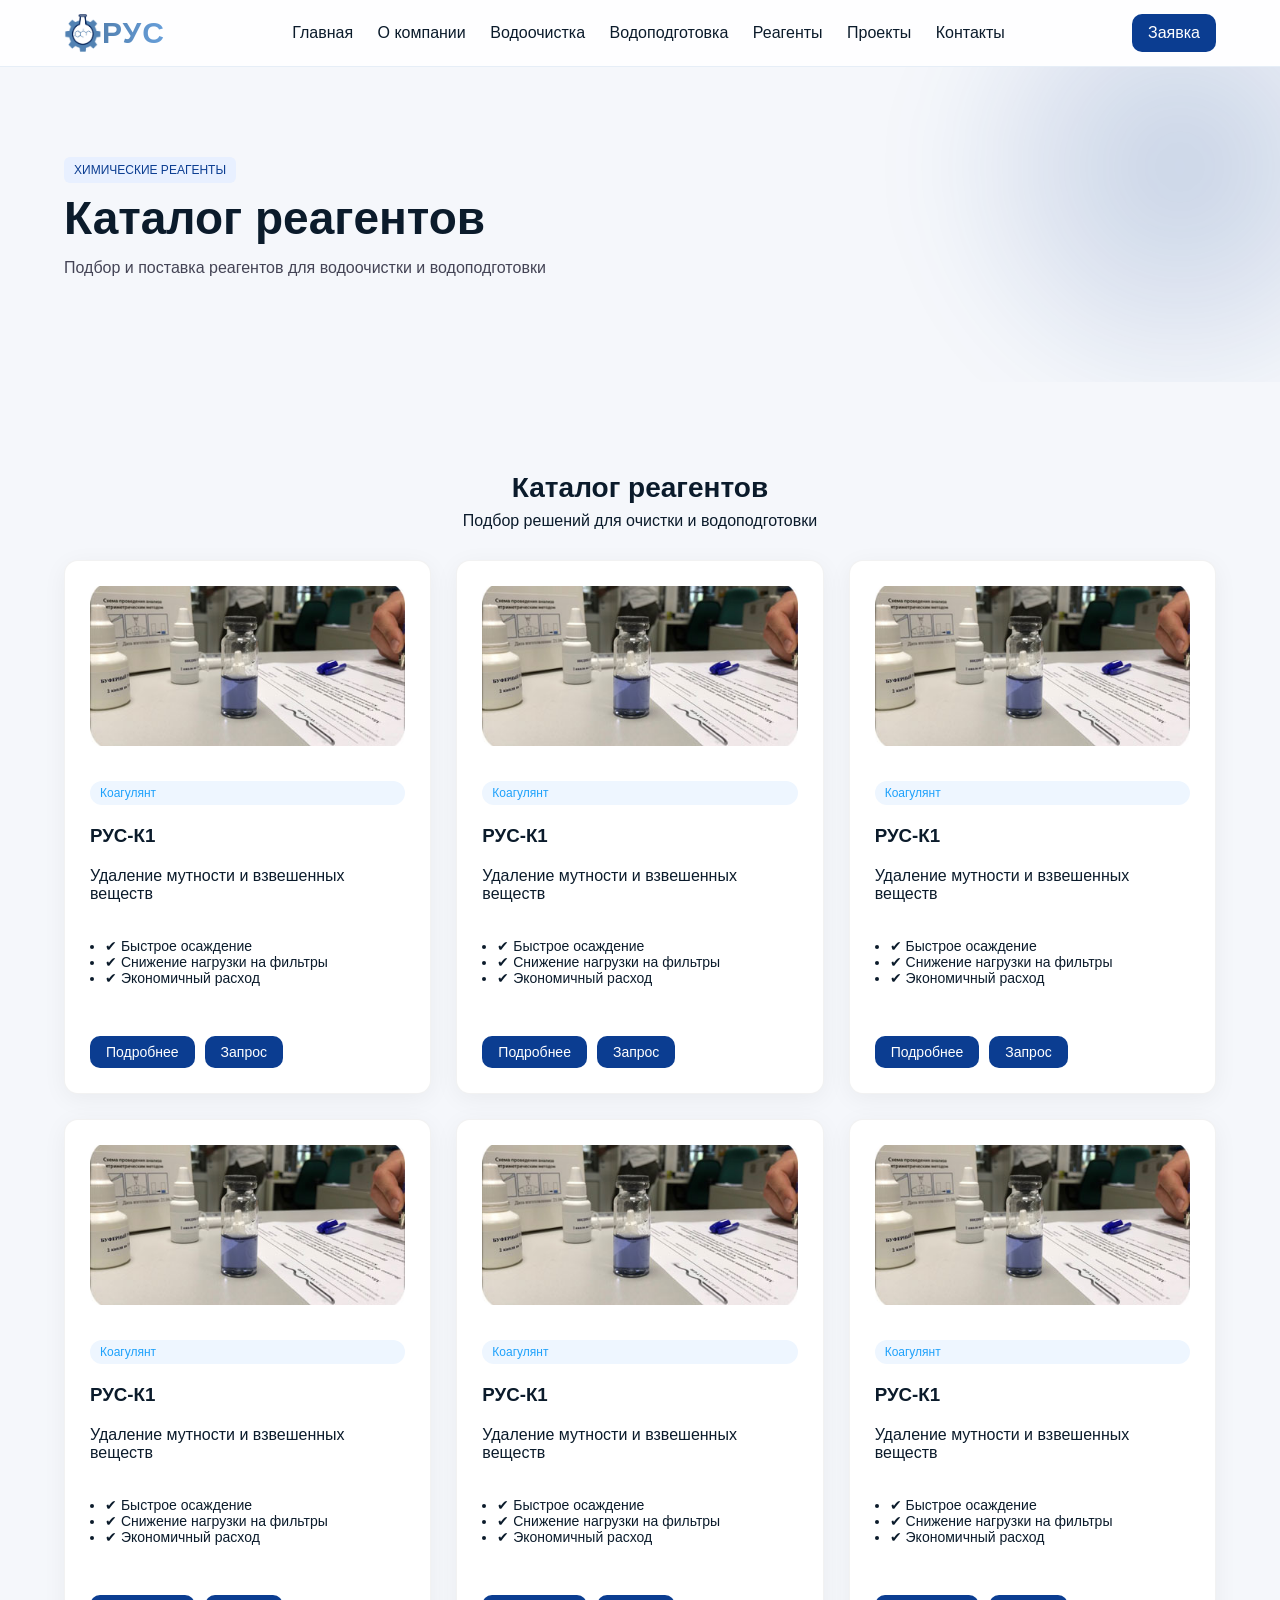
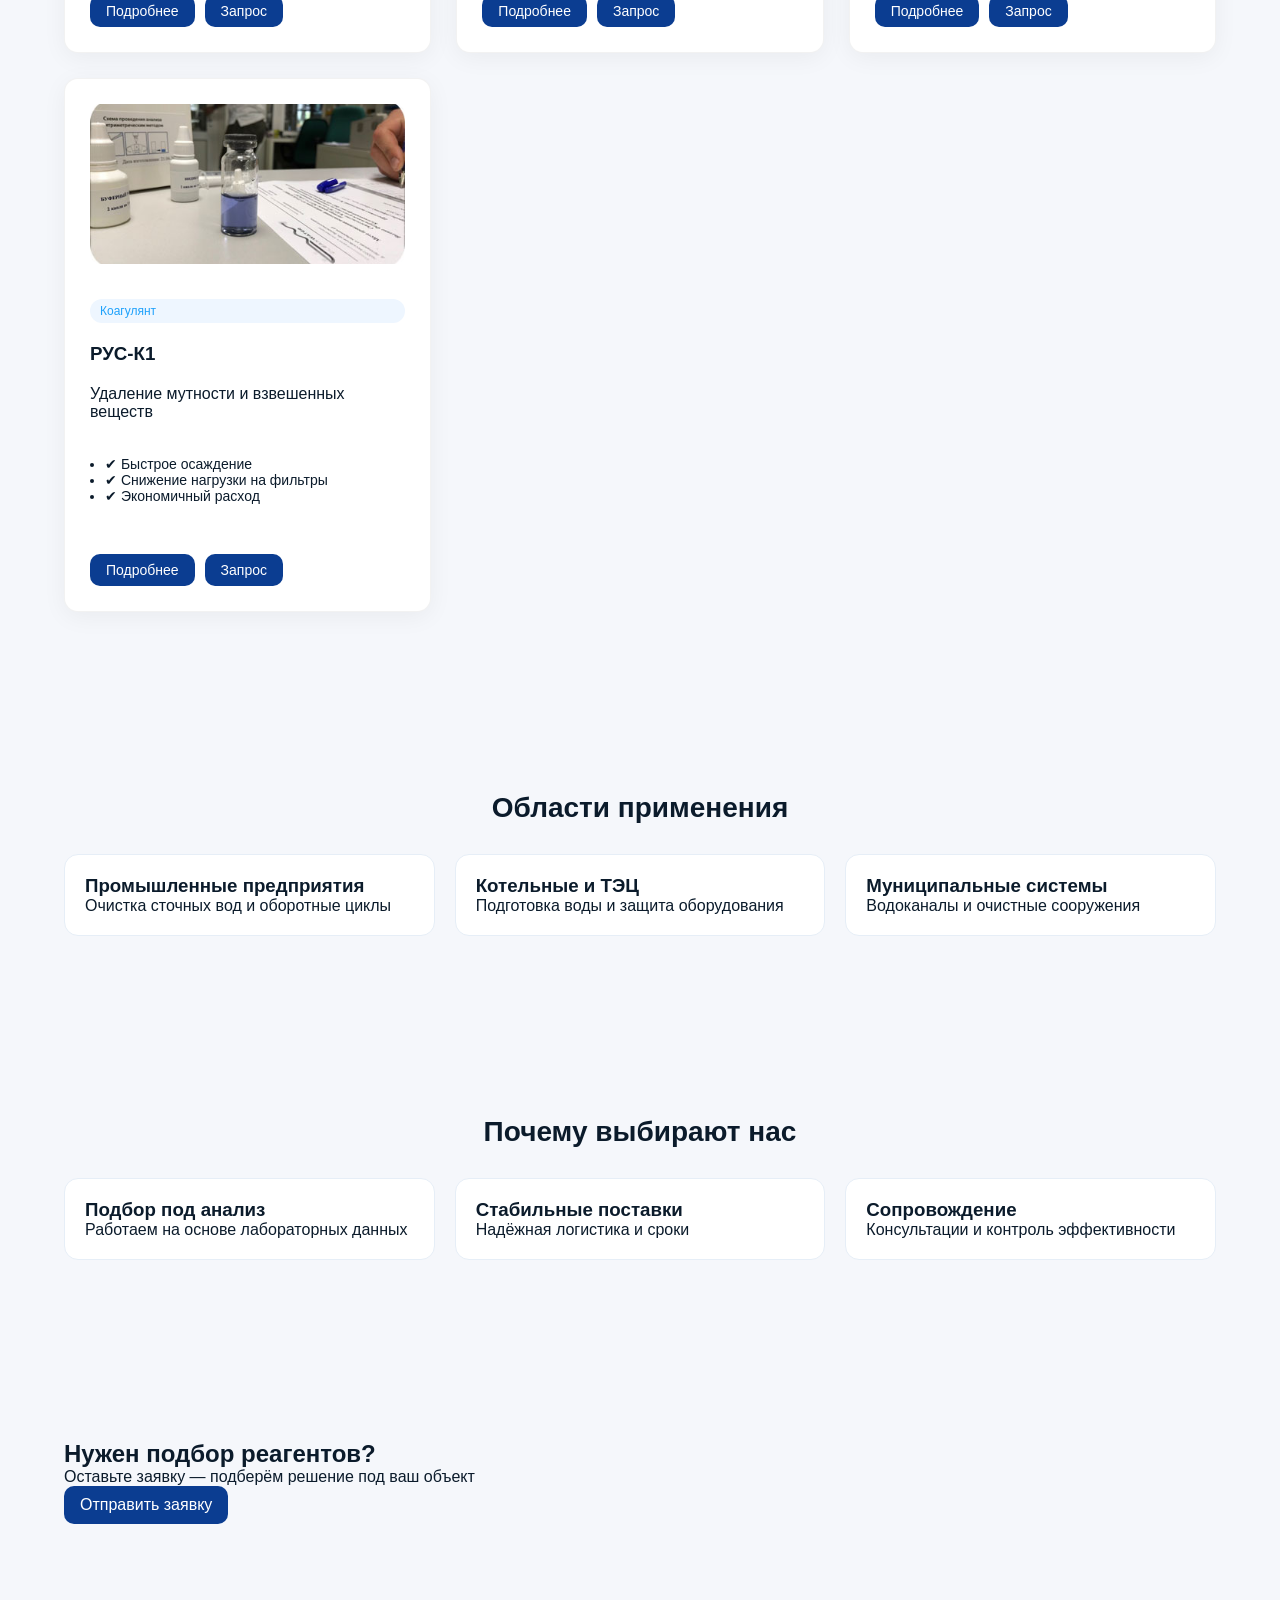
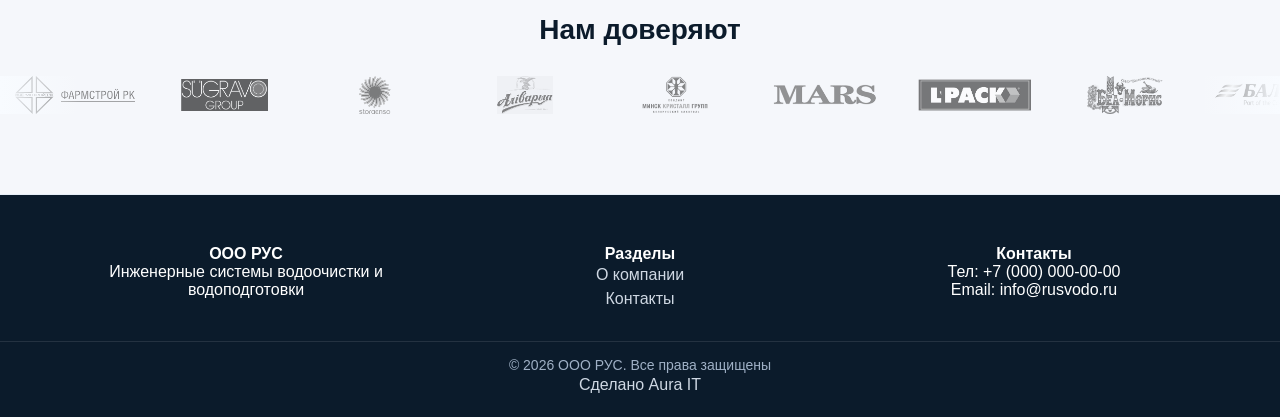
<file: reagents.html>
<!DOCTYPE html>
<html lang="ru">
<head>
    <meta charset="UTF-8">
    <title>Реагенты — РУС</title>
    <meta name="viewport" content="width=device-width, initial-scale=1.0">

    <link rel="stylesheet" href="style.css">
</head>
<body>

    <!-- HEADER -->
    <header class="header">
        <div class="container nav">
            <div class="burger" onclick="toggleMenu()">☰</div>
            <a href="index.html" class="logo-wrap">
                <img src="assets/logo.png" class="logo">
                <span class="logo-text">РУС</span>
            </a>



            <nav id="menu">
                <a href="index.html">Главная</a>
                <a href="about.html">О компании</a>
                <a href="water-purification.html">Водоочистка</a>
                <a href="water-treatment.html">Водоподготовка</a>
                <a href="reagents.html">Реагенты</a>
                <a href="projects.html">Проекты</a>

                <a href="contacts.html">Контакты</a>
            </nav>

            <a href="contact.html" class="btn">Заявка</a>
        </div>
    </header>

    <!-- HERO -->
    
    <section class="hero">
        <div class="container">
            <div class="tag">ХИМИЧЕСКИЕ РЕАГЕНТЫ</div>
            <h1>Каталог реагентов</h1>
            <p>Подбор и поставка реагентов для водоочистки и водоподготовки</p>
        </div>
    </section>
    <!-- TYPES -->
    <section class="section">

        <div class="container">

            <div class="section-title">
                <h2>Каталог реагентов</h2>
                <p class="muted">Подбор решений для очистки и водоподготовки</p>
            </div>

            <div class="catalog-grid">

                <!-- КАРТОЧКА -->
                <div class="catalog-card">

                    <div class="catalog-image">
                        <img src="img/reagents/koagulant.jpg" alt="РУС-К1">
                    </div>

                    <div class="catalog-type">Коагулянт</div>

                    <h3>РУС-К1</h3>

                    <p class="muted">
                        Удаление мутности и взвешенных веществ
                    </p>

                    <ul class="catalog-features">
                        <li>✔ Быстрое осаждение</li>
                        <li>✔ Снижение нагрузки на фильтры</li>
                        <li>✔ Экономичный расход</li>
                    </ul>

                    <div class="catalog-bottom">
                        <a href="reagent-koagulant.html" class="btn small">Подробнее</a>
                        <a href="contact.html?product=РУС-К1" class="btn outline small">Запрос</a>
                    </div>

                </div>

                <!-- КАРТОЧКА -->
                <div class="catalog-card">

                    <div class="catalog-image">
                        <img src="img/reagents/koagulant.jpg" alt="РУС-К1">
                    </div>

                    <div class="catalog-type">Коагулянт</div>

                    <h3>РУС-К1</h3>

                    <p class="muted">
                        Удаление мутности и взвешенных веществ
                    </p>

                    <ul class="catalog-features">
                        <li>✔ Быстрое осаждение</li>
                        <li>✔ Снижение нагрузки на фильтры</li>
                        <li>✔ Экономичный расход</li>
                    </ul>

                    <div class="catalog-bottom">
                        <a href="reagent-koagulant.html" class="btn small">Подробнее</a>
                        <a href="contact.html?product=РУС-К1" class="btn outline small">Запрос</a>
                    </div>

                </div>

                <!-- КАРТОЧКА -->
                <div class="catalog-card">

                    <div class="catalog-image">
                        <img src="img/reagents/koagulant.jpg" alt="РУС-К1">
                    </div>

                    <div class="catalog-type">Коагулянт</div>

                    <h3>РУС-К1</h3>

                    <p class="muted">
                        Удаление мутности и взвешенных веществ
                    </p>

                    <ul class="catalog-features">
                        <li>✔ Быстрое осаждение</li>
                        <li>✔ Снижение нагрузки на фильтры</li>
                        <li>✔ Экономичный расход</li>
                    </ul>

                    <div class="catalog-bottom">
                        <a href="reagent-koagulant.html" class="btn small">Подробнее</a>
                        <a href="contact.html?product=РУС-К1" class="btn outline small">Запрос</a>
                    </div>

                </div>

                <!-- КАРТОЧКА -->
                <div class="catalog-card">

                    <div class="catalog-image">
                        <img src="img/reagents/koagulant.jpg" alt="РУС-К1">
                    </div>

                    <div class="catalog-type">Коагулянт</div>

                    <h3>РУС-К1</h3>

                    <p class="muted">
                        Удаление мутности и взвешенных веществ
                    </p>

                    <ul class="catalog-features">
                        <li>✔ Быстрое осаждение</li>
                        <li>✔ Снижение нагрузки на фильтры</li>
                        <li>✔ Экономичный расход</li>
                    </ul>

                    <div class="catalog-bottom">
                        <a href="reagent-koagulant.html" class="btn small">Подробнее</a>
                        <a href="contact.html?product=РУС-К1" class="btn outline small">Запрос</a>
                    </div>

                </div>

                <!-- КАРТОЧКА -->
                <div class="catalog-card">

                    <div class="catalog-image">
                        <img src="img/reagents/koagulant.jpg" alt="РУС-К1">
                    </div>

                    <div class="catalog-type">Коагулянт</div>

                    <h3>РУС-К1</h3>

                    <p class="muted">
                        Удаление мутности и взвешенных веществ
                    </p>

                    <ul class="catalog-features">
                        <li>✔ Быстрое осаждение</li>
                        <li>✔ Снижение нагрузки на фильтры</li>
                        <li>✔ Экономичный расход</li>
                    </ul>

                    <div class="catalog-bottom">
                        <a href="reagent-koagulant.html" class="btn small">Подробнее</a>
                        <a href="contact.html?product=РУС-К1" class="btn outline small">Запрос</a>
                    </div>

                </div>

                <!-- КАРТОЧКА -->
                <div class="catalog-card">

                    <div class="catalog-image">
                        <img src="img/reagents/koagulant.jpg" alt="РУС-К1">
                    </div>

                    <div class="catalog-type">Коагулянт</div>

                    <h3>РУС-К1</h3>

                    <p class="muted">
                        Удаление мутности и взвешенных веществ
                    </p>

                    <ul class="catalog-features">
                        <li>✔ Быстрое осаждение</li>
                        <li>✔ Снижение нагрузки на фильтры</li>
                        <li>✔ Экономичный расход</li>
                    </ul>

                    <div class="catalog-bottom">
                        <a href="reagent-koagulant.html" class="btn small">Подробнее</a>
                        <a href="contact.html?product=РУС-К1" class="btn outline small">Запрос</a>
                    </div>

                </div>

                <!-- КАРТОЧКА -->
                <div class="catalog-card">

                    <div class="catalog-image">
                        <img src="img/reagents/koagulant.jpg" alt="РУС-К1">
                    </div>

                    <div class="catalog-type">Коагулянт</div>

                    <h3>РУС-К1</h3>

                    <p class="muted">
                        Удаление мутности и взвешенных веществ
                    </p>

                    <ul class="catalog-features">
                        <li>✔ Быстрое осаждение</li>
                        <li>✔ Снижение нагрузки на фильтры</li>
                        <li>✔ Экономичный расход</li>
                    </ul>

                    <div class="catalog-bottom">
                        <a href="reagent-koagulant.html" class="btn small">Подробнее</a>
                        <a href="contact.html?product=РУС-К1" class="btn outline small">Запрос</a>
                    </div>

                </div>

            </div>

        </div>

    </section>

    <!-- USAGE -->
    <section class="section alt">
        <div class="container">

            <div class="section-title">
                <h2>Области применения</h2>
            </div>

            <div class="grid-3">

                <div class="card">
                    <h3>Промышленные предприятия</h3>
                    <p class="muted">Очистка сточных вод и оборотные циклы</p>
                </div>

                <div class="card">
                    <h3>Котельные и ТЭЦ</h3>
                    <p class="muted">Подготовка воды и защита оборудования</p>
                </div>

                <div class="card">
                    <h3>Муниципальные системы</h3>
                    <p class="muted">Водоканалы и очистные сооружения</p>
                </div>

            </div>

        </div>
    </section>

    <!-- ADVANTAGES -->
    <section class="section">
        <div class="container">

            <div class="section-title">
                <h2>Почему выбирают нас</h2>
            </div>

            <div class="grid-3">

                <div class="card">
                    <h3>Подбор под анализ</h3>
                    <p class="muted">Работаем на основе лабораторных данных</p>
                </div>

                <div class="card">
                    <h3>Стабильные поставки</h3>
                    <p class="muted">Надёжная логистика и сроки</p>
                </div>

                <div class="card">
                    <h3>Сопровождение</h3>
                    <p class="muted">Консультации и контроль эффективности</p>
                </div>

            </div>

        </div>
    </section>

    <!-- CTA -->
    <section class="section cta">
        <div class="container">

            <h2>Нужен подбор реагентов?</h2>
            <p class="muted">Оставьте заявку — подберём решение под ваш объект</p>

            <a href="contact.html" class="btn">Отправить заявку</a>

        </div>
    </section>

    <!-- Доверие -->
    <div class="section-title">
        <h2>Нам доверяют</h2>
    </div>


    <div class="trust-slider">

        <div class="trust-track">

            <!-- 1 круг -->
            <div class="logo-item"><img src="img/clients/client1.png"></div>
            <div class="logo-item"><img src="img/clients/client2.png"></div>
            <div class="logo-item"><img src="img/clients/client3.png"></div>
            <div class="logo-item"><img src="img/clients/client4.png"></div>
            <div class="logo-item"><img src="img/clients/client5.png"></div>
            <div class="logo-item"><img src="img/clients/client6.png"></div>
            <div class="logo-item"><img src="img/clients/client7.png"></div>
            <div class="logo-item"><img src="img/clients/client8.png"></div>
            <div class="logo-item"><img src="img/clients/client9.png"></div>
            <div class="logo-item"><img src="img/clients/client10.png"></div>
            <div class="logo-item"><img src="img/clients/client11.png"></div>
            <div class="logo-item"><img src="img/clients/client12.png"></div>
            <div class="logo-item"><img src="img/clients/client13.png"></div>

            <!-- 1 круг -->
            <div class="logo-item"><img src="img/clients/client1.png"></div>
            <div class="logo-item"><img src="img/clients/client2.png"></div>
            <div class="logo-item"><img src="img/clients/client3.png"></div>
            <div class="logo-item"><img src="img/clients/client4.png"></div>
            <div class="logo-item"><img src="img/clients/client5.png"></div>
            <div class="logo-item"><img src="img/clients/client6.png"></div>
            <div class="logo-item"><img src="img/clients/client7.png"></div>
            <div class="logo-item"><img src="img/clients/client8.png"></div>
            <div class="logo-item"><img src="img/clients/client9.png"></div>
            <div class="logo-item"><img src="img/clients/client10.png"></div>
            <div class="logo-item"><img src="img/clients/client11.png"></div>
            <div class="logo-item"><img src="img/clients/client12.png"></div>
            <div class="logo-item"><img src="img/clients/client13.png"></div>

        </div>

    </div>

    <!-- FOOTER -->
    <footer class="footer">
        <div class="container footer-grid">

            <div>
                <h4>ООО РУС</h4>
                <p>Инженерные системы водоочистки и водоподготовки</p>
            </div>

            <div>
                <h4>Разделы</h4>
                <a href="about.html">О компании</a><br>

                <a href="contact.html">Контакты</a>
            </div>

            <div>
                <h4>Контакты</h4>
                <p>Тел: +7 (000) 000-00-00</p>
                <p>Email: info@rusvodo.ru</p>
            </div>

        </div>

        <div class="footer-bottom">
            © 2026 ООО РУС. Все права защищены

        </div>

        <span>
            <a href="https://nehaevbogdan16-svg.github.io/Aura.IT/">Сделано Aura IT</a>
        </span>
    </footer>
    <script>
        function toggleMenu() {
            document.getElementById('menu').classList.toggle('active');
        }
    </script>
    <script>
        let slides = document.querySelectorAll('.slide');
        let index = 0;

        setInterval(() => {
            slides[index].classList.remove('active');
            index = (index + 1) % slides.length;
            slides[index].classList.add('active');
        }, 4000);
    </script>
</body>
</html>
</file>
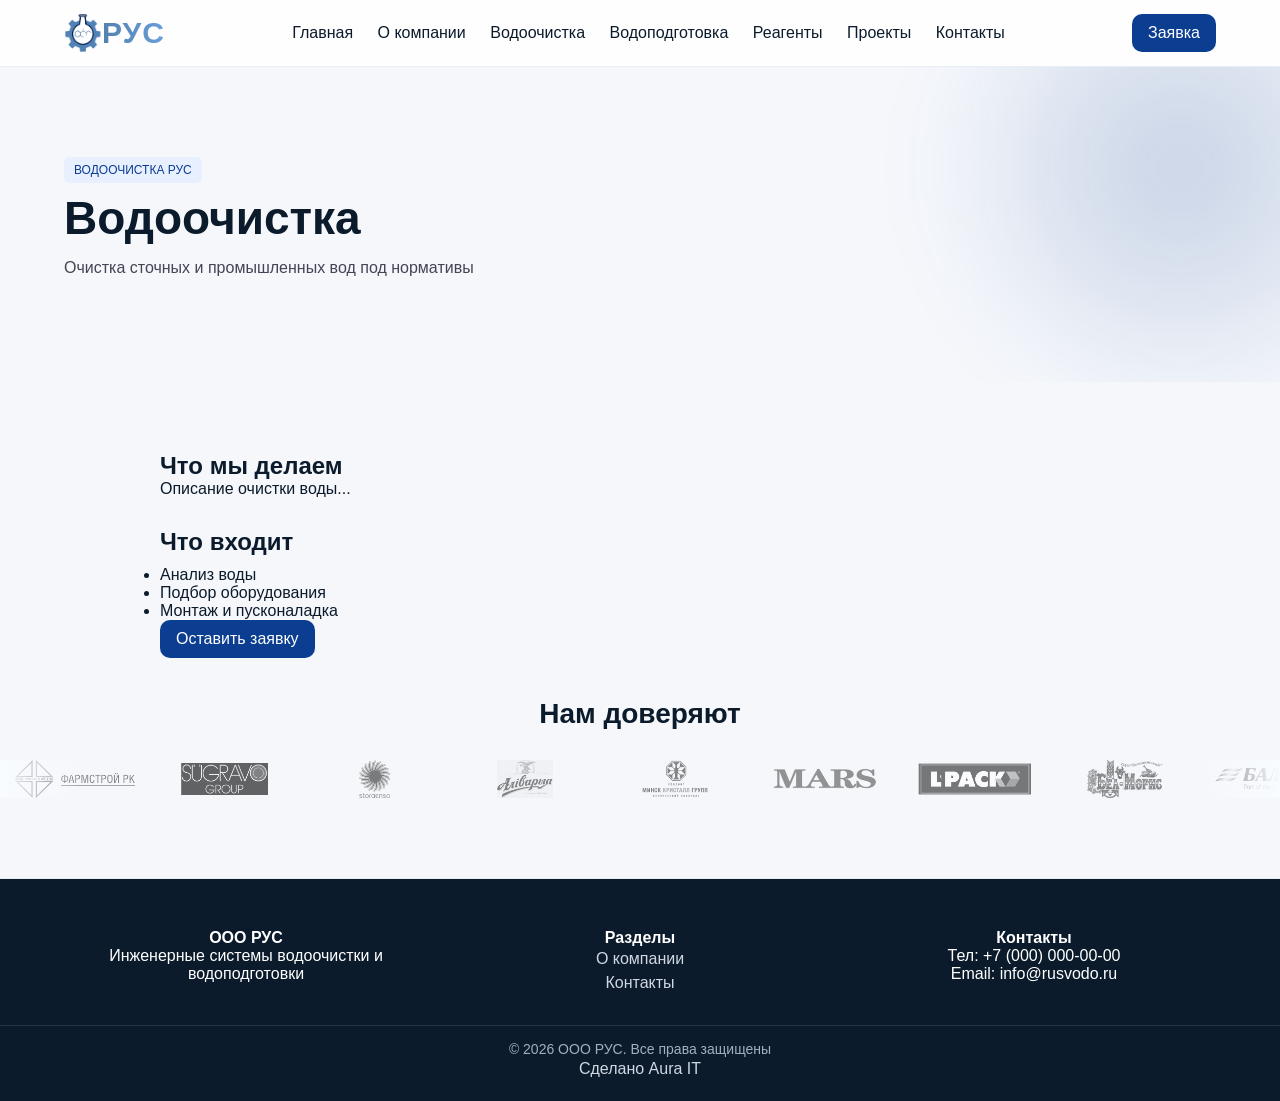
<file: water-purification.html>
<!DOCTYPE html>
<html lang="ru">
<head>
    <meta charset="UTF-8">
    <title>Водоподготовка — РУС</title>
    <meta name="viewport" content="width=device-width, initial-scale=1.0">
    <link rel="stylesheet" href="style.css">
</head>
<body>

    <header class="header">
        <div class="container nav">
            <div class="burger" onclick="toggleMenu()">☰</div>
            <a href="index.html" class="logo-wrap">
                <img src="assets/logo.png" class="logo">
                <span class="logo-text">РУС</span>
            </a>



            <nav id="menu">
                <a href="index.html">Главная</a>
                <a href="about.html">О компании</a>
                <a href="water-purification.html">Водоочистка</a>
                <a href="water-treatment.html">Водоподготовка</a>
                <a href="reagents.html">Реагенты</a>
                <a href="projects.html">Проекты</a>

                <a href="contacts.html">Контакты</a>
            </nav>

            <a href="contact.html" class="btn">Заявка</a>
        </div>
    </header>

    <section class="hero">
    <div class="container">
        <div class="tag">ВОДООЧИСТКА РУС</div>
        <h1>Водоочистка</h1>
        <p>Очистка сточных и промышленных вод под нормативы</p>
    </div>
</section>

    <section class="content">
        <h2>Что мы делаем</h2>
        <p>Описание очистки воды...</p>

        <h2>Что входит</h2>
        <ul>
            <li>Анализ воды</li>
            <li>Подбор оборудования</li>
            <li>Монтаж и пусконаладка</li>
        </ul>

        <a href="contacts.html" class="btn">Оставить заявку</a>
    </section>

    <!-- Доверие -->
    <div class="section-title">
        <h2>Нам доверяют</h2>
    </div>


    <div class="trust-slider">

        <div class="trust-track">

            <!-- 1 круг -->
            <div class="logo-item"><img src="img/clients/client1.png"></div>
            <div class="logo-item"><img src="img/clients/client2.png"></div>
            <div class="logo-item"><img src="img/clients/client3.png"></div>
            <div class="logo-item"><img src="img/clients/client4.png"></div>
            <div class="logo-item"><img src="img/clients/client5.png"></div>
            <div class="logo-item"><img src="img/clients/client6.png"></div>
            <div class="logo-item"><img src="img/clients/client7.png"></div>
            <div class="logo-item"><img src="img/clients/client8.png"></div>
            <div class="logo-item"><img src="img/clients/client9.png"></div>
            <div class="logo-item"><img src="img/clients/client10.png"></div>
            <div class="logo-item"><img src="img/clients/client11.png"></div>
            <div class="logo-item"><img src="img/clients/client12.png"></div>
            <div class="logo-item"><img src="img/clients/client13.png"></div>

            <!-- 1 круг -->
            <div class="logo-item"><img src="img/clients/client1.png"></div>
            <div class="logo-item"><img src="img/clients/client2.png"></div>
            <div class="logo-item"><img src="img/clients/client3.png"></div>
            <div class="logo-item"><img src="img/clients/client4.png"></div>
            <div class="logo-item"><img src="img/clients/client5.png"></div>
            <div class="logo-item"><img src="img/clients/client6.png"></div>
            <div class="logo-item"><img src="img/clients/client7.png"></div>
            <div class="logo-item"><img src="img/clients/client8.png"></div>
            <div class="logo-item"><img src="img/clients/client9.png"></div>
            <div class="logo-item"><img src="img/clients/client10.png"></div>
            <div class="logo-item"><img src="img/clients/client11.png"></div>
            <div class="logo-item"><img src="img/clients/client12.png"></div>
            <div class="logo-item"><img src="img/clients/client13.png"></div>

        </div>

    </div>

    <footer class="footer">
        <div class="container footer-grid">

            <div>
                <h4>ООО РУС</h4>
                <p>Инженерные системы водоочистки и водоподготовки</p>
            </div>

            <div>
                <h4>Разделы</h4>
                <a href="about.html">О компании</a><br>

                <a href="contact.html">Контакты</a>
            </div>

            <div>
                <h4>Контакты</h4>
                <p>Тел: +7 (000) 000-00-00</p>
                <p>Email: info@rusvodo.ru</p>
            </div>

        </div>

        <div class="footer-bottom">
            © 2026 ООО РУС. Все права защищены

        </div>

        <span>
            <a href="https://nehaevbogdan16-svg.github.io/Aura.IT/">Сделано Aura IT</a>
        </span>
    </footer>
    <script>
        function toggleMenu() {
            document.getElementById('menu').classList.toggle('active');
        }
    </script>
    <script>
        let slides = document.querySelectorAll('.slide');
        let index = 0;

        setInterval(() => {
            slides[index].classList.remove('active');
            index = (index + 1) % slides.length;
            slides[index].classList.add('active');
        }, 4000);
    </script>
    <script src="script.js"></script>
</body>
</html>
</file>
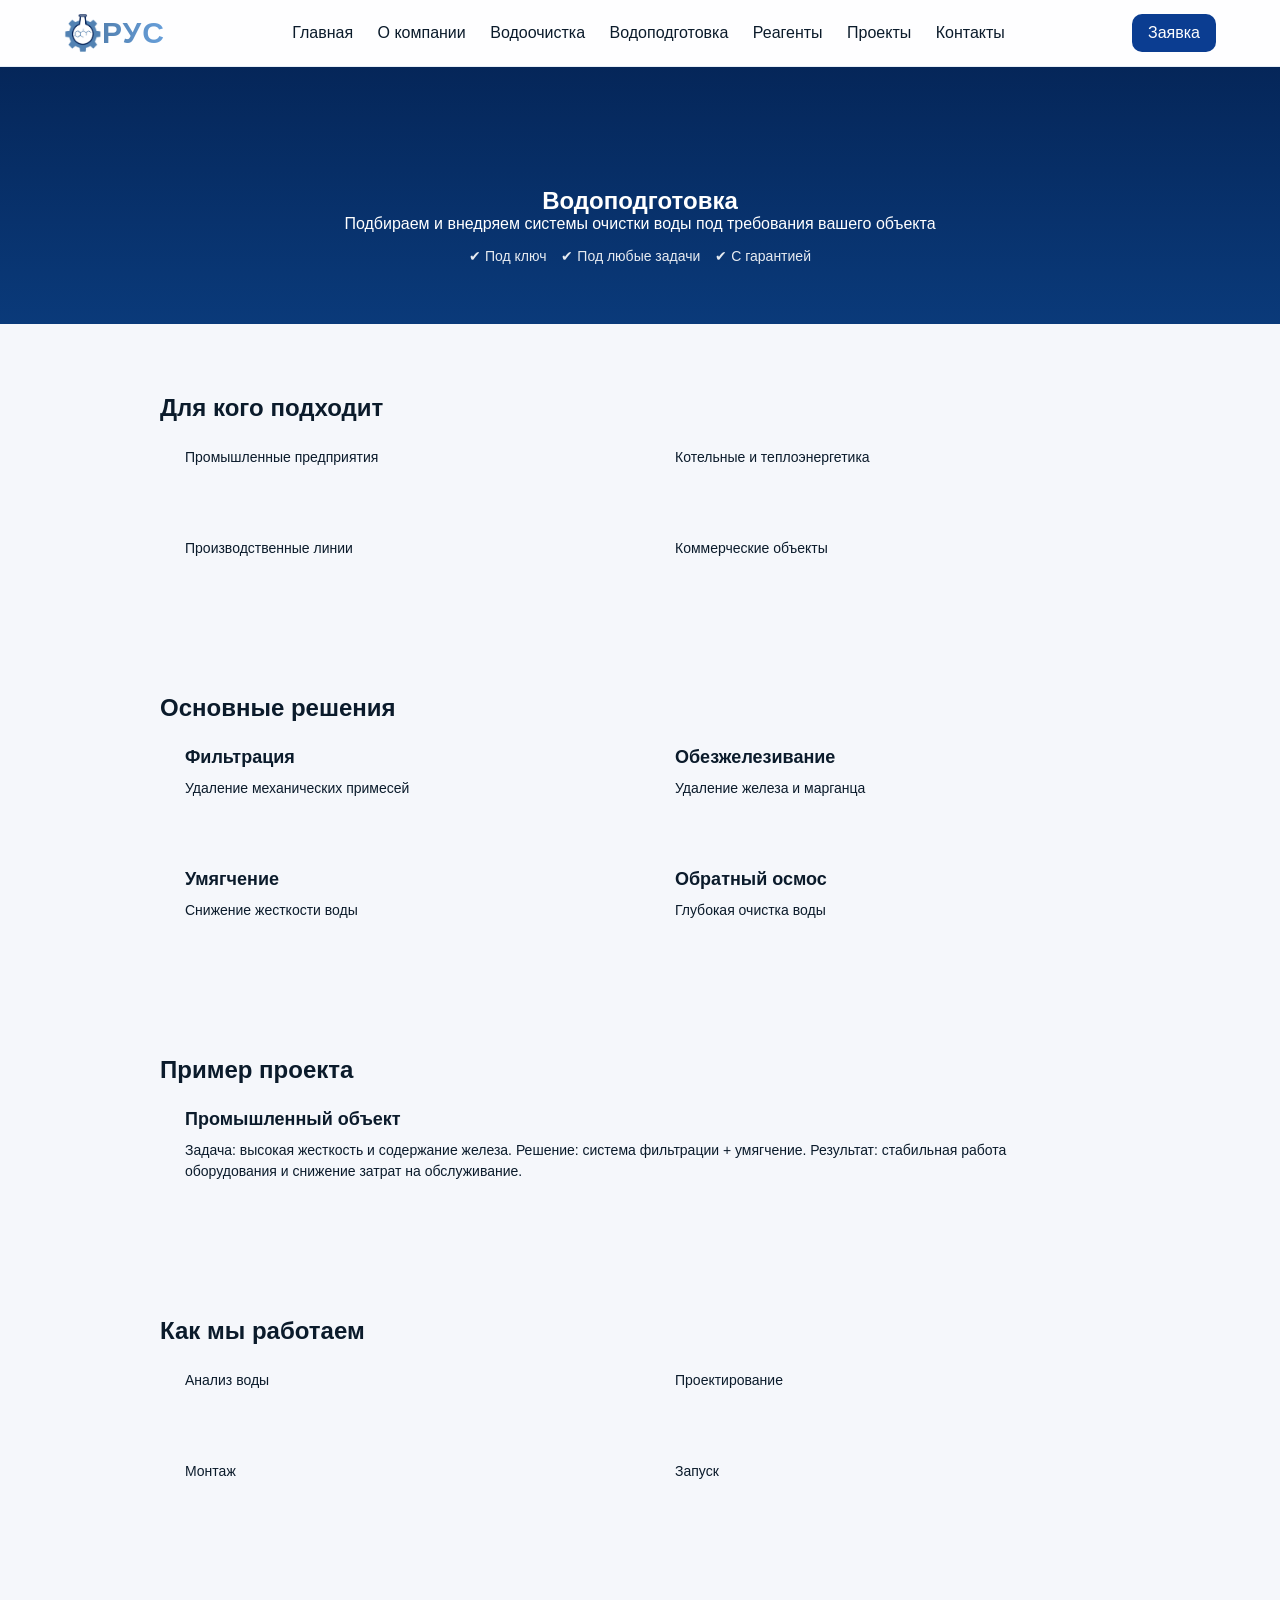
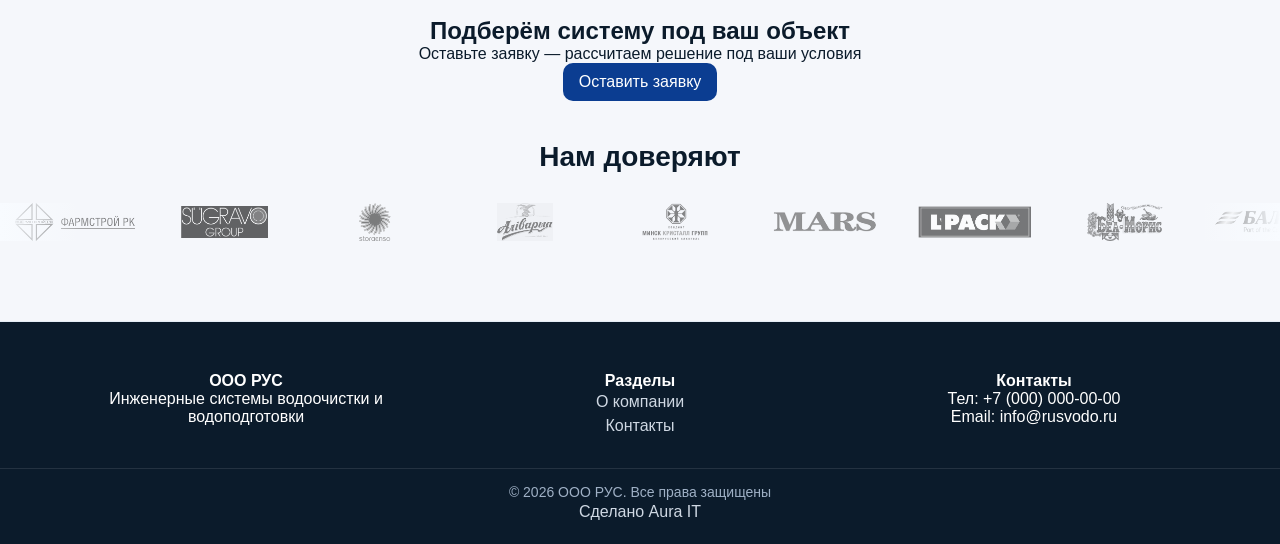
<file: water-treatment.html>
<!DOCTYPE html>
<html lang="ru">
<head>
    <meta charset="UTF-8">
    <title>Водоподготовка — РУС</title>
    <meta name="viewport" content="width=device-width, initial-scale=1.0">
    <link rel="stylesheet" href="style.css">
</head>
<body>

    <header class="header">
        <div class="container nav">
            <div class="burger" onclick="toggleMenu()">☰</div>
            <a href="index.html" class="logo-wrap">
                <img src="assets/logo.png" class="logo">
                <span class="logo-text">РУС</span>
            </a>



            <nav id="menu">
                <a href="index.html">Главная</a>
                <a href="about.html">О компании</a>
                <a href="water-purification.html">Водоочистка</a>
                <a href="water-treatment.html">Водоподготовка</a>
                <a href="reagents.html">Реагенты</a>
                <a href="projects.html">Проекты</a>

                <a href="contacts.html">Контакты</a>
            </nav>

            <a href="contact.html" class="btn">Заявка</a>
        </div>
    </header>

    <!-- HERO -->
    <section class="page-hero">
        <h1>Водоподготовка</h1>
        <p>Подбираем и внедряем системы очистки воды под требования вашего объекта</p>

        <div class="hero-points">
            <span>✔ Под ключ</span>
            <span>✔ Под любые задачи</span>
            <span>✔ С гарантией</span>
        </div>
    </section>

    <!-- ДЛЯ КОГО -->
    <section class="content">
        <h2>Для кого подходит</h2>

        <div class="services-grid">
            <div class="service-card"><p>Промышленные предприятия</p></div>
            <div class="service-card"><p>Котельные и теплоэнергетика</p></div>
            <div class="service-card"><p>Производственные линии</p></div>
            <div class="service-card"><p>Коммерческие объекты</p></div>
        </div>
    </section>

    <!-- РЕШЕНИЯ -->
    <section class="content">
        <h2>Основные решения</h2>

        <div class="services-grid">

            <div class="service-card">
                <h3>Фильтрация</h3>
                <p>Удаление механических примесей</p>
            </div>

            <div class="service-card">
                <h3>Обезжелезивание</h3>
                <p>Удаление железа и марганца</p>
            </div>

            <div class="service-card">
                <h3>Умягчение</h3>
                <p>Снижение жесткости воды</p>
            </div>

            <div class="service-card">
                <h3>Обратный осмос</h3>
                <p>Глубокая очистка воды</p>
            </div>

        </div>
    </section>

    <!-- КЕЙС -->
    <section class="content">
        <h2>Пример проекта</h2>

        <div class="service-card">
            <h3>Промышленный объект</h3>
            <p>
                Задача: высокая жесткость и содержание железа.
                Решение: система фильтрации + умягчение.
                Результат: стабильная работа оборудования и снижение затрат на обслуживание.
            </p>
        </div>
    </section>

    <!-- ПРОЦЕСС -->
    <section class="content">
        <h2>Как мы работаем</h2>

        <div class="services-grid">
            <div class="service-card"><p>Анализ воды</p></div>
            <div class="service-card"><p>Проектирование</p></div>
            <div class="service-card"><p>Монтаж</p></div>
            <div class="service-card"><p>Запуск</p></div>
        </div>
    </section>

    <!-- CTA -->
    <section class="content" style="text-align:center;">
        <h2>Подберём систему под ваш объект</h2>
        <p>Оставьте заявку — рассчитаем решение под ваши условия</p>
        <a href="contacts.html" class="btn">Оставить заявку</a>
    </section>

    <!-- Доверие -->
    <div class="section-title">
        <h2>Нам доверяют</h2>
    </div>


    <div class="trust-slider">

        <div class="trust-track">

            <!-- 1 круг -->
            <div class="logo-item"><img src="img/clients/client1.png"></div>
            <div class="logo-item"><img src="img/clients/client2.png"></div>
            <div class="logo-item"><img src="img/clients/client3.png"></div>
            <div class="logo-item"><img src="img/clients/client4.png"></div>
            <div class="logo-item"><img src="img/clients/client5.png"></div>
            <div class="logo-item"><img src="img/clients/client6.png"></div>
            <div class="logo-item"><img src="img/clients/client7.png"></div>
            <div class="logo-item"><img src="img/clients/client8.png"></div>
            <div class="logo-item"><img src="img/clients/client9.png"></div>
            <div class="logo-item"><img src="img/clients/client10.png"></div>
            <div class="logo-item"><img src="img/clients/client11.png"></div>
            <div class="logo-item"><img src="img/clients/client12.png"></div>
            <div class="logo-item"><img src="img/clients/client13.png"></div>

            <!-- 1 круг -->
            <div class="logo-item"><img src="img/clients/client1.png"></div>
            <div class="logo-item"><img src="img/clients/client2.png"></div>
            <div class="logo-item"><img src="img/clients/client3.png"></div>
            <div class="logo-item"><img src="img/clients/client4.png"></div>
            <div class="logo-item"><img src="img/clients/client5.png"></div>
            <div class="logo-item"><img src="img/clients/client6.png"></div>
            <div class="logo-item"><img src="img/clients/client7.png"></div>
            <div class="logo-item"><img src="img/clients/client8.png"></div>
            <div class="logo-item"><img src="img/clients/client9.png"></div>
            <div class="logo-item"><img src="img/clients/client10.png"></div>
            <div class="logo-item"><img src="img/clients/client11.png"></div>
            <div class="logo-item"><img src="img/clients/client12.png"></div>
            <div class="logo-item"><img src="img/clients/client13.png"></div>

        </div>

    </div>

    <footer class="footer">
        <div class="container footer-grid">

            <div>
                <h4>ООО РУС</h4>
                <p>Инженерные системы водоочистки и водоподготовки</p>
            </div>

            <div>
                <h4>Разделы</h4>
                <a href="about.html">О компании</a><br>

                <a href="contact.html">Контакты</a>
            </div>

            <div>
                <h4>Контакты</h4>
                <p>Тел: +7 (000) 000-00-00</p>
                <p>Email: info@rusvodo.ru</p>
            </div>

        </div>

        <div class="footer-bottom">
            © 2026 ООО РУС. Все права защищены

        </div>

        <span>
            <a href="https://nehaevbogdan16-svg.github.io/Aura.IT/">Сделано Aura IT</a>
        </span>
    </footer>
    <script>
        function toggleMenu() {
            document.getElementById('menu').classList.toggle('active');
        }
    </script>
    <script>
        let slides = document.querySelectorAll('.slide');
        let index = 0;

        setInterval(() => {
            slides[index].classList.remove('active');
            index = (index + 1) % slides.length;
            slides[index].classList.add('active');
        }, 4000);
    </script>
    <script src="script.js"></script>
</body>
</html>
</file>
<file: style.css>
﻿body {
  margin: 0;
  font-family: Inter, sans-serif;
  background: #f6f8fb;
  color: #0b1b2b;
}

.container {
  width: 90%;
  max-width: 1200px;
  margin: auto;
}

/* HEADER */
.header {
  background: white;
  border-bottom: 1px solid #e6eef7;
  position: sticky;
  top: 0;
  z-index: 1000;
}

.nav {
  display: flex;
  justify-content: space-between;
  align-items: center;
  padding: 15px 0;
}

.logo {
  height: 50px;
}

nav a {
  margin: 0 10px;
  text-decoration: none;
  color: #0b1b2b;
  font-weight: 500;
}

.btn {
    background: #0b3d91;
    color: white;
    padding: 10px 16px;
    border-radius: 10px;
    text-decoration: none;
    transition: 0.2s;
    display: inline-block;
    box-shadow: none; /* убрали свечение */
}

    .btn:hover {
        transform: translateY(-1px);
        background: #0a357f;
        box-shadow: none; /* убрали hover glow */
    }
/* SECTIONS */
.section {
  padding: 70px 0;
}

.dark {
  background: #0b1b2b;
  color: white;
}

/* GRID */
.grid-3 {
  display: grid;
  grid-template-columns: repeat(3, 1fr);
  gap: 20px;
}

.card {
  background: white;
  padding: 20px;
  border-radius: 12px;
  border: 1px solid #e6eef7;
}

/* SPLIT */
.split {
  display: grid;
  grid-template-columns: 1fr 1fr;
  gap: 40px;
  align-items: center;
}

.split img {
  width: 100%;
  border-radius: 12px;
}

/* HERO */
.hero {
  padding: 80px 0;
}

.hero h1 {
  font-size: 42px;
}
:root {
    --bg: #f5f7fb;
    --text: #0b1b2b;
    --blue: #0b3d91;
    --line: #e6eef7;
    --dark: #0b1b2b;
}

* {
    margin: 0;
    padding: 0;
    box-sizing: border-box;
    font-family: Inter, sans-serif;
}

body {
    background: var(--bg);
    color: var(--text);
}

/* CONTAINER */
.container {
    width: 90%;
    max-width: 1200px;
    margin: auto;
}

/* HEADER (единый) */
.header {
    position: sticky;
    top: 0;
    background: rgba(255,255,255,0.85);
    backdrop-filter: blur(10px);
    border-bottom: 1px solid var(--line);
    z-index: 1000;
}

.nav {
    display: flex;
    justify-content: space-between;
    align-items: center;
    padding: 14px 0;
}

.logo {
    height: 38px;
}

nav a {
    margin: 0 10px;
    text-decoration: none;
    color: var(--text);
    font-weight: 500;
}

/* BUTTON */
.btn {
    background: var(--blue);
    color: white;
    padding: 10px 16px;
    border-radius: 10px;
    text-decoration: none;
    transition: 0.3s;
}

    .btn:hover {
        transform: translateY(-2px);
        box-shadow: 0 10px 25px rgba(11,61,145,0.2);
    }

/* HERO (v4 уровень) */
.hero {
    padding: 90px 0;
    position: relative;
    overflow: hidden;
}

    .hero::before {
        content: "";
        position: absolute;
        width: 600px;
        height: 600px;
        background: radial-gradient(circle, rgba(11,61,145,0.2), transparent 60%);
        top: -200px;
        right: -200px;
        filter: blur(40px);
    }

.hero-grid {
    display: grid;
    grid-template-columns: 1.2fr 1fr;
    gap: 50px;
    align-items: center;
}

.hero h1 {
    font-size: 46px;
    line-height: 1.1;
}

.hero p {
    margin: 15px 0;
    color: #445;
}

/* TAG */
.tag {
    display: inline-block;
    background: #e8f0ff;
    color: var(--blue);
    padding: 6px 10px;
    font-size: 12px;
    border-radius: 6px;
    margin-bottom: 10px;
}

/* SECTIONS */
.section {
    padding: 90px 0;
}

/* GRID */
.grid-3 {
    display: grid;
    grid-template-columns: repeat(3, 1fr);
    gap: 20px;
}

/* CARD */
.card {
    background: white;
    border: 1px solid var(--line);
    border-radius: 14px;
    padding: 20px;
    transition: 0.3s;
}

    .card:hover {
        transform: translateY(-6px);
        box-shadow: 0 20px 40px rgba(0,0,0,0.08);
    }

/* DARK SECTION */
.dark {
    background: var(--dark);
    color: white;
}

/* SPLIT */
.split {
    display: grid;
    grid-template-columns: 1fr 1fr;
    gap: 40px;
    align-items: center;
}

    .split img {
        width: 100%;
        border-radius: 14px;
    }

/* FOOTER */
.footer {
    text-align: center;
    padding: 20px;
    border-top: 1px solid var(--line);
}
.footer {
    background: #0b1b2b;
    color: white;
    padding: 50px 0 20px;
    margin-top: 80px;
}

.footer-grid {
    display: grid;
    grid-template-columns: repeat(3, 1fr);
    gap: 30px;
}

.footer a {
    color: #cfd8e3;
    text-decoration: none;
    display: inline-block;
    margin: 3px 0;
}

    .footer a:hover {
        color: white;
    }

.footer-bottom {
    text-align: center;
    margin-top: 30px;
    padding-top: 15px;
    border-top: 1px solid rgba(255,255,255,0.1);
    font-size: 14px;
    color: #9fb0c5;
}
.form-box {
    background: white;
    border: 1px solid var(--line);
    border-radius: 16px;
    padding: 40px;
    max-width: 900px;
    margin: auto;
}

.form-head {
    margin-bottom: 30px;
}

    .form-head h2 {
        font-size: 28px;
        margin-bottom: 10px;
    }

    .form-head p {
        color: #556;
    }

/* GRID */
.form-grid {
    display: grid;
    grid-template-columns: 1fr 1fr;
    gap: 20px;
}

.input-group {
    display: flex;
    flex-direction: column;
}

    .input-group label {
        font-size: 13px;
        margin-bottom: 6px;
        color: #445;
    }

/* INPUTS */
input, textarea, select {
    padding: 12px;
    border-radius: 10px;
    border: 1px solid var(--line);
    font-size: 14px;
    transition: 0.2s;
}

    input:focus, textarea:focus, select:focus {
        border-color: var(--blue);
        outline: none;
    }

/* FULL WIDTH */
.full {
    grid-column: span 2;
}

textarea {
    min-height: 120px;
    resize: vertical;
}

/* BOTTOM */
.form-bottom {
    grid-column: span 2;
    display: flex;
    justify-content: space-between;
    align-items: center;
    margin-top: 10px;
}

    .form-bottom span {
        font-size: 13px;
        color: #667;
    }
.logo-wrap {
    display: flex;
    align-items: center;
    gap: -10px;
    text-decoration: none;
}

.logo-text {
    font-weight: 700;
    font-size: 30px;
    background: linear-gradient(90deg,#5381B1, #679FDA);
    -webkit-background-clip: text;
    -webkit-text-fill-color: transparent;
    letter-spacing: 1px;
}
/* BURGER */
.burger {
    display: none;
    font-size: 26px;
    cursor: pointer;
}

/* MOBILE */
@media (max-width: 768px) {

    .burger {
        display: block;
    }

    nav {
        position: absolute;
        top: 70px;
        right: 0;
        background: white;
        width: 100%;
        display: none;
        flex-direction: column;
        padding: 20px;
        border-top: 1px solid var(--line);
    }

        nav a {
            margin: 10px 0;
        }

        nav.active {
            display: flex;
        }

    /* GRID */
    .hero-grid {
        grid-template-columns: 1fr;
    }

    .grid-3 {
        grid-template-columns: 1fr;
    }

    .split {
        grid-template-columns: 1fr;
    }

    /* TEXT */
    .hero h1 {
        font-size: 30px;
    }

    .section {
        padding: 60px 0;
    }

    /* FORM */
    .form-grid {
        grid-template-columns: 1fr;
    }

    .full {
        grid-column: span 1;
    }

    .form-bottom {
        flex-direction: column;
        align-items: flex-start;
        gap: 10px;
    }
}
@media (max-width: 768px) {

    .form-grid {
        display: block; /* ключевое */
    }

        .form-grid > * {
            width: 100%;
            margin-bottom: 15px;
        }

    .full {
        grid-column: unset !important;
    }
}
/* ===== UX ПРОКАЧКА ФОРМЫ ===== */

/* плавность */
input, textarea, select {
    transition: all 0.2s ease;
}

/* обычное состояние */
input, textarea, select {
    border: 1px solid var(--line);
    border-radius: 8px;
    padding: 12px 14px;
    background: #fff;
}

    /* фокус (клик) */
    input:focus, textarea:focus, select:focus {
        border-color: #1EA1FB;
        box-shadow: 0 0 0 3px rgba(30, 161, 251, 0.15);
        outline: none;
    }

    /* hover (наведение) */
    input:hover, textarea:hover, select:hover {
        border-color: #525DFB;
    }

/* textarea чуть приятнее */
textarea {
    resize: vertical;
    min-height: 120px;
}

/* кнопка */
.btn {
    transition: all 0.2s ease;
}

    /* hover кнопки */
    .btn:hover {
        transform: translateY(-1px);
    }

    /* нажатие */
    .btn:active {
        transform: translateY(0);
        opacity: 0.9;
    }

    /* disabled (на будущее) */
    .btn:disabled {
        opacity: 0.6;
        cursor: not-allowed;
    }
.map iframe {
    border-radius: 14px;
    filter: grayscale(20%) contrast(1.05) brightness(0.95);
}
/* HERO PRO */

.badge {
    display: inline-block;
    padding: 6px 12px;
    background: rgba(30,161,251,0.1);
    color: #1EA1FB;
    border-radius: 20px;
    font-size: 14px;
    margin-bottom: 15px;
}

.hero-actions {
    margin-top: 25px;
    display: flex;
    gap: 15px;
    flex-wrap: wrap;
}

.hero-features {
    margin-top: 25px;
    display: flex;
    gap: 20px;
    flex-wrap: wrap;
    color: #6b7280;
    font-size: 14px;
}

    .hero-features span::before {
        content: "✔ ";
        color: #1EA1FB;
    }

.hero-card {
    padding: 25px;
    border-radius: 14px;
    border: 1px solid var(--line);
    background: #fff;
}

    .hero-card ul {
        margin: 15px 0;
        padding-left: 18px;
    }

    .hero-card li {
        margin-bottom: 8px;
    }

/* MOBILE */
@media (max-width: 768px) {

    .hero-card {
        margin-top: 20px;
    }
}
.hero-image img {
    width: 100%;
    border-radius: 16px;
    object-fit: cover;
    height: 100%;
}

.hero-image {
    height: 100%;
    min-height: 320px;
}
@media (max-width: 768px) {
    .hero-image {
        margin-top: 20px;
        min-height: 220px;
    }
}
.hero-slider {
    position: relative;
    width: 100%;
    height: 100%;
    min-height: 320px;
    overflow: hidden;
    border-radius: 16px;
}

.slide {
    position: absolute;
    width: 100%;
    height: 100%;
    object-fit: cover;
    opacity: 0;
    transition: opacity 0.6s ease;
}

    .slide.active {
        opacity: 1;
    }
@media (max-width: 768px) {
    .hero-slider {
        margin-top: 20px;
        min-height: 220px;
    }
}
/* услуги */
.service-card {
    transition: all 0.25s ease;
    cursor: pointer;
}

    .service-card:hover {
        transform: translateY(-5px);
        box-shadow: 0 10px 30px rgba(0,0,0,0.08);
    }

.icon {
    font-size: 28px;
    margin-bottom: 10px;
}
.service-more {
    display: none;
    margin-top: 10px;
    font-size: 14px;
    color: #6b7280;
}

.service-card.active .service-more {
    display: block;
}
.service-card {
    transition: all 0.25s ease;
    cursor: pointer;
}

    .service-card:hover {
        transform: translateY(-6px);
        box-shadow: 0 12px 35px rgba(0,0,0,0.08);
    }
.project-img {
    width: 100%;
    height: 180px;
    object-fit: cover;
    border-radius: 12px;
    margin-bottom: 12px;
}
.project-slider {
    position: relative;
    height: 180px;
    overflow: hidden;
    border-radius: 12px;
    margin-bottom: 12px;
}

    .project-slider .slide {
        position: absolute;
        width: 100%;
        height: 100%;
        object-fit: cover;
        opacity: 0;
        transition: opacity 0.5s ease;
        cursor: pointer;
    }

        .project-slider .slide.active {
            opacity: 1;
        }
.lightbox {
    position: fixed;
    top: 0;
    left: 0;
    width: 100%;
    height: 100%;
    background: rgba(0,0,0,0.85);
    display: none;
    justify-content: center;
    align-items: center;
    z-index: 999;
}

    .lightbox img {
        max-width: 90%;
        max-height: 90%;
        border-radius: 12px;
    }
.lightbox {
    position: fixed;
    inset: 0;
    background: rgba(0,0,0,0.75);
    backdrop-filter: blur(6px);
    display: none;
    justify-content: center;
    align-items: center;
    z-index: 9999;
    animation: fadeIn 0.2s ease;
}

@keyframes fadeIn {
    from {
        opacity: 0;
    }

    to {
        opacity: 1;
    }
}

.lightbox img {
    max-width: 90%;
    max-height: 85%;
    border-radius: 14px;
    transform: scale(0.9);
    animation: zoomIn 0.25s ease forwards;
}

@keyframes zoomIn {
    to {
        transform: scale(1);
    }
}

/* close */
.lightbox-close {
    position: absolute;
    top: 20px;
    right: 25px;
    font-size: 40px;
    color: white;
    cursor: pointer;
    opacity: 0.7;
    transition: 0.2s;
}

    .lightbox-close:hover {
        opacity: 1;
    }

/* arrows */
.lightbox-nav {
    position: absolute;
    top: 50%;
    transform: translateY(-50%);
    font-size: 48px;
    color: white;
    cursor: pointer;
    user-select: none;
    opacity: 0.6;
    transition: 0.2s;
}

    .lightbox-nav:hover {
        opacity: 1;
    }

    .lightbox-nav.left {
        left: 25px;
    }

    .lightbox-nav.right {
        right: 25px;
    }

/* mobile */
@media (max-width: 768px) {
    .lightbox-nav {
        font-size: 36px;
    }
}
.lightbox-counter {
    position: absolute;
    bottom: 20px;
    left: 50%;
    transform: translateX(-50%);
    color: white;
    font-size: 14px;
    opacity: 0.8;
    background: rgba(0,0,0,0.3);
    padding: 6px 12px;
    border-radius: 20px;
}
.header-inner {
    display: flex;
    align-items: center;
    gap: 8px; /* меньше расстояние */
}

/* бургер */
.burger {
    display: none;
    font-size: 26px;
    cursor: pointer;
}

/* мобильная версия */
@media (max-width: 768px) {

    .burger {
        display: block;
    }

    nav {
        position: absolute;
        top: 70px;
        left: 0; /* теперь открывается слева */
        background: white;
        width: 100%;
        display: none;
        flex-direction: column;
        padding: 20px;
    }

        nav.active {
            display: flex;
        }
}
.page-hero {
    padding: 120px 20px 60px;
    background: linear-gradient(to bottom, #052659, #0a3a7a);
    color: white;
    text-align: center;
}

.content {
    padding: 40px 20px;
    max-width: 1000px;
    margin: auto;
}

    .content h2 {
        margin-top: 30px;
    }

    .content ul {
        margin-top: 10px;
    }
.services-grid {
    display: grid;
    grid-template-columns: repeat(2, 1fr);
    gap: 20px;
}

@media (max-width: 768px) {
    .services-grid {
        grid-template-columns: 1fr;
    }
}
.hero-points {
    margin-top: 15px;
    display: flex;
    gap: 15px;
    justify-content: center;
    flex-wrap: wrap;
    font-size: 14px;
    opacity: 0.9;
}
.form-group input[type="file"] {
    border: 1px solid #ccc;
    padding: 10px;
    background: white;
    border-radius: 6px;
    cursor: pointer;
}
.trust-card {
    text-align: center;
    transition: 0.3s;
    padding: 30px 20px;
}

    .trust-card:hover {
        transform: translateY(-8px);
        box-shadow: 0 20px 40px rgba(0,0,0,0.12);
    }

.trust-number {
    font-size: 42px;
    font-weight: 700;
    background: linear-gradient(135deg, #1EA1FB, #525DFB);
    -webkit-background-clip: text;
    -webkit-text-fill-color: transparent;
    margin-bottom: 10px;
}

.trust-title {
    font-size: 16px;
    font-weight: 600;
    margin-bottom: 8px;
}
.section-title {
    text-align: center;
    margin-bottom: 30px;
}

    .section-title h2 {
        font-size: 28px;
        margin-bottom: 8px;
    }

.service-card {
    transition: 0.3s;
    padding: 25px;
}

    .service-card:hover {
        transform: translateY(-6px);
        box-shadow: 0 18px 40px rgba(0,0,0,0.12);
    }

    .service-card h3 {
        margin-bottom: 10px;
        font-size: 18px;
    }

    .service-card p {
        font-size: 14px;
        line-height: 1.5;
    }
.process {
    position: relative;
    display: flex;
    flex-direction: column;
    gap: 25px;
    padding-left: 20px;
}

    .process::before {
        content: "";
        position: absolute;
        left: 18px;
        top: 0;
        bottom: 0;
        width: 2px;
        background: linear-gradient(#1EA1FB, #525DFB);
        opacity: 0.3;
    }

.process-step {
    display: flex;
    align-items: flex-start;
    gap: 15px;
    position: relative;
}

.dot {
    width: 36px;
    height: 36px;
    border-radius: 50%;
    background: linear-gradient(135deg, #1EA1FB, #525DFB);
    color: white;
    display: flex;
    align-items: center;
    justify-content: center;
    font-weight: 600;
    flex-shrink: 0;
    box-shadow: 0 8px 20px rgba(82,93,251,0.25);
}

.process-step p {
    margin: 0;
    font-size: 15px;
    color: #333;
}
@media (max-width: 768px) {
    .process {
        padding-left: 0;
    }

        .process::before {
            display: none;
        }

    .process-step {
        background: #fff;
        padding: 15px;
        border-radius: 10px;
        box-shadow: 0 5px 15px rgba(0,0,0,0.05);
    }
}
.timeline {
    position: relative;
    margin-top: 40px;
}

    .timeline::before {
        content: "";
        position: absolute;
        left: 20px;
        top: 0;
        bottom: 0;
        width: 2px;
        background: linear-gradient(#1EA1FB, #525DFB);
        opacity: 0.4;
    }

.timeline-item {
    display: flex;
    gap: 20px;
    margin-bottom: 25px;
    position: relative;
}

.circle {
    width: 40px;
    height: 40px;
    border-radius: 50%;
    background: linear-gradient(135deg, #1EA1FB, #525DFB);
    color: white;
    display: flex;
    align-items: center;
    justify-content: center;
    font-weight: 600;
    flex-shrink: 0;
    box-shadow: 0 10px 25px rgba(82,93,251,0.25);
}

.timeline-item .content {
    background: #fff;
    padding: 18px 20px;
    border-radius: 12px;
    width: 100%;
    transition: 0.3s;
    box-shadow: 0 5px 20px rgba(0,0,0,0.05);
}

.timeline-item:hover .content {
    transform: translateY(-4px);
    box-shadow: 0 15px 35px rgba(0,0,0,0.12);
}

.timeline-item h3 {
    margin-bottom: 5px;
    font-size: 16px;
}

.timeline-item p {
    font-size: 14px;
    color: #666;
}
@media (max-width: 768px) {
    .timeline::before {
        left: 18px;
    }

    .timeline-item {
        gap: 12px;
    }

        .timeline-item .content {
            padding: 14px;
        }
}
.catalog {
    display: flex;
    flex-direction: column;
    gap: 25px;
}

.catalog-card {
    display: flex;
    gap: 20px;
    background: #fff;
    border-radius: 12px;
    overflow: hidden;
    box-shadow: 0 5px 25px rgba(0,0,0,0.05);
    transition: 0.3s;
}

    .catalog-card:hover {
        transform: translateY(-5px);
        box-shadow: 0 15px 40px rgba(0,0,0,0.1);
    }

    .catalog-card img {
        width: 220px;
        object-fit: cover;
    }

.catalog-content {
    padding: 20px;
    display: flex;
    flex-direction: column;
    gap: 10px;
}

    .catalog-content ul {
        padding-left: 18px;
        margin: 10px 0;
        font-size: 14px;
        color: #555;
    }

.btn.small {
    padding: 8px 16px;
    font-size: 14px;
    width: fit-content;
}
@media (max-width: 768px) {
    .catalog-card {
        flex-direction: column;
    }

        .catalog-card img {
            width: 100%;
            height: 180px;
        }
}
.product {
    display: flex;
    gap: 40px;
    align-items: center;
}

.product-image img {
    width: 350px;
    border-radius: 12px;
}

.product-info ul {
    padding-left: 18px;
}

.specs {
    display: grid;
    grid-template-columns: repeat(2, 1fr);
    gap: 15px;
    font-size: 15px;
}
@media (max-width: 768px) {
    .product {
        flex-direction: column;
    }

    .product-image img {
        width: 100%;
    }

    .specs {
        grid-template-columns: 1fr;
    }
}
.spec-table {
    width: 100%;
    border-collapse: collapse;
}

    .spec-table td {
        padding: 12px;
        border-bottom: 1px solid #eee;
    }

        .spec-table td:first-child {
            color: #777;
        }
.usage-grid {
    display: grid;
    grid-template-columns: repeat(4, 1fr);
    gap: 20px;
    margin-top: 30px;
}

.usage-card {
    padding: 25px;
    border-radius: 12px;
    background: #fff;
    border: 1px solid rgba(0,0,0,0.05);
    transition: 0.3s;
    text-align: center;
}

    .usage-card:hover {
        transform: translateY(-8px);
        box-shadow: 0 10px 25px rgba(0,0,0,0.08);
    }

    .usage-card .icon {
        font-size: 28px;
        margin-bottom: 10px;
    }

    .usage-card h3 {
        margin-bottom: 10px;
        font-size: 16px;
    }
.catalog-grid {
    display: grid;
    grid-template-columns: repeat(3, 1fr);
    gap: 25px;
    margin-top: 30px;
}

.catalog-card {
    background: #fff;
    border-radius: 14px;
    padding: 25px;
    border: 1px solid rgba(0,0,0,0.05);
    display: flex;
    flex-direction: column;
    justify-content: space-between;
    transition: 0.3s;
}

    .catalog-card:hover {
        transform: translateY(-8px);
        box-shadow: 0 15px 35px rgba(0,0,0,0.08);
    }

.catalog-top {
    display: flex;
    justify-content: space-between;
    align-items: center;
}

.catalog-icon {
    font-size: 26px;
}

.catalog-type {
    font-size: 12px;
    color: #1EA1FB;
    background: #eef6ff;
    padding: 5px 10px;
    border-radius: 20px;
}

.catalog-features {
    margin: 15px 0;
    padding-left: 15px;
    font-size: 14px;
}

.catalog-bottom {
    display: flex;
    gap: 10px;
    margin-top: 15px;
}
@media (max-width: 768px) {
    .catalog-grid {
        grid-template-columns: 1fr;
    }
}
.catalog-image {
    width: 100%;
    height: 160px;
    border-radius: 10px;
    overflow: hidden;
    margin-bottom: 15px;
}

    .catalog-image img {
        width: 100%;
        height: 100%;
        object-fit: cover;
        transition: 0.3s;
    }

.catalog-card:hover .catalog-image img {
    transform: scale(1.05);
}
.trust {
    background: #f8fbff;
}

.trust-logos {
    display: grid;
    grid-template-columns: repeat(6, 1fr);
    gap: 30px;
    align-items: center;
    margin-top: 30px;
}

.logo-item {
    display: flex;
    justify-content: center;
    align-items: center;
    opacity: 0.6;
    transition: 0.3s;
}

    .logo-item img {
        max-width: 120px;
        max-height: 50px;
        filter: grayscale(100%);
    }

    .logo-item:hover {
        opacity: 1;
    }

        .logo-item:hover img {
            filter: grayscale(0%);
        }
@media (max-width: 768px) {
    .trust-logos {
        grid-template-columns: repeat(2, 1fr);
        gap: 20px;
    }
}
.trust-slider {
    overflow: hidden;
    position: relative;
    margin-top: 30px;
}

.trust-track {
    display: flex;
    width: max-content;
    animation: scroll 25s linear infinite;
}

.logo-item {
    flex: 0 0 auto;
    width: 150px;
    display: flex;
    justify-content: center;
    align-items: center;
    opacity: 0.6;
    transition: 0.3s;
}

    .logo-item img {
        max-width: 120px;
        max-height: 50px;
        filter: grayscale(100%);
    }

    /* hover эффект */
    .logo-item:hover {
        opacity: 1;
    }

        .logo-item:hover img {
            filter: grayscale(0%);
        }

/* ПАУЗА ПРИ НАВЕДЕНИИ */
.trust-slider:hover .trust-track {
    animation-play-state: paused;
}

/* АНИМАЦИЯ */
@keyframes scroll {
    from {
        transform: translateX(0);
    }

    to {
        transform: translateX(-50%);
    }
}
@media (max-width: 768px) {
    .trust-track {
        animation-duration: 15s;
    }
}

.trust-slider::before,
.trust-slider::after {
    content: "";
    position: absolute;
    top: 0;
    width: 80px;
    height: 100%;
    z-index: 2;
}

.trust-slider::before {
    left: 0;
    background: linear-gradient(to right, #f8fbff, transparent);
}

.trust-slider::after {
    right: 0;
    background: linear-gradient(to left, #f8fbff, transparent);
}
.usage-list {
    margin-top: 30px;
    display: flex;
    flex-direction: column;
    gap: 25px;
}

.usage-item {
    padding-bottom: 20px;
    border-bottom: 1px solid #eee;
}

    .usage-item h3 {
        margin-bottom: 8px;
        font-size: 18px;
    }

    .usage-item p {
        color: #555;
        line-height: 1.5;
    }
.usage-item {
    border-left: 3px solid #1EA1FB;
    padding-left: 15px;
}
</file>
